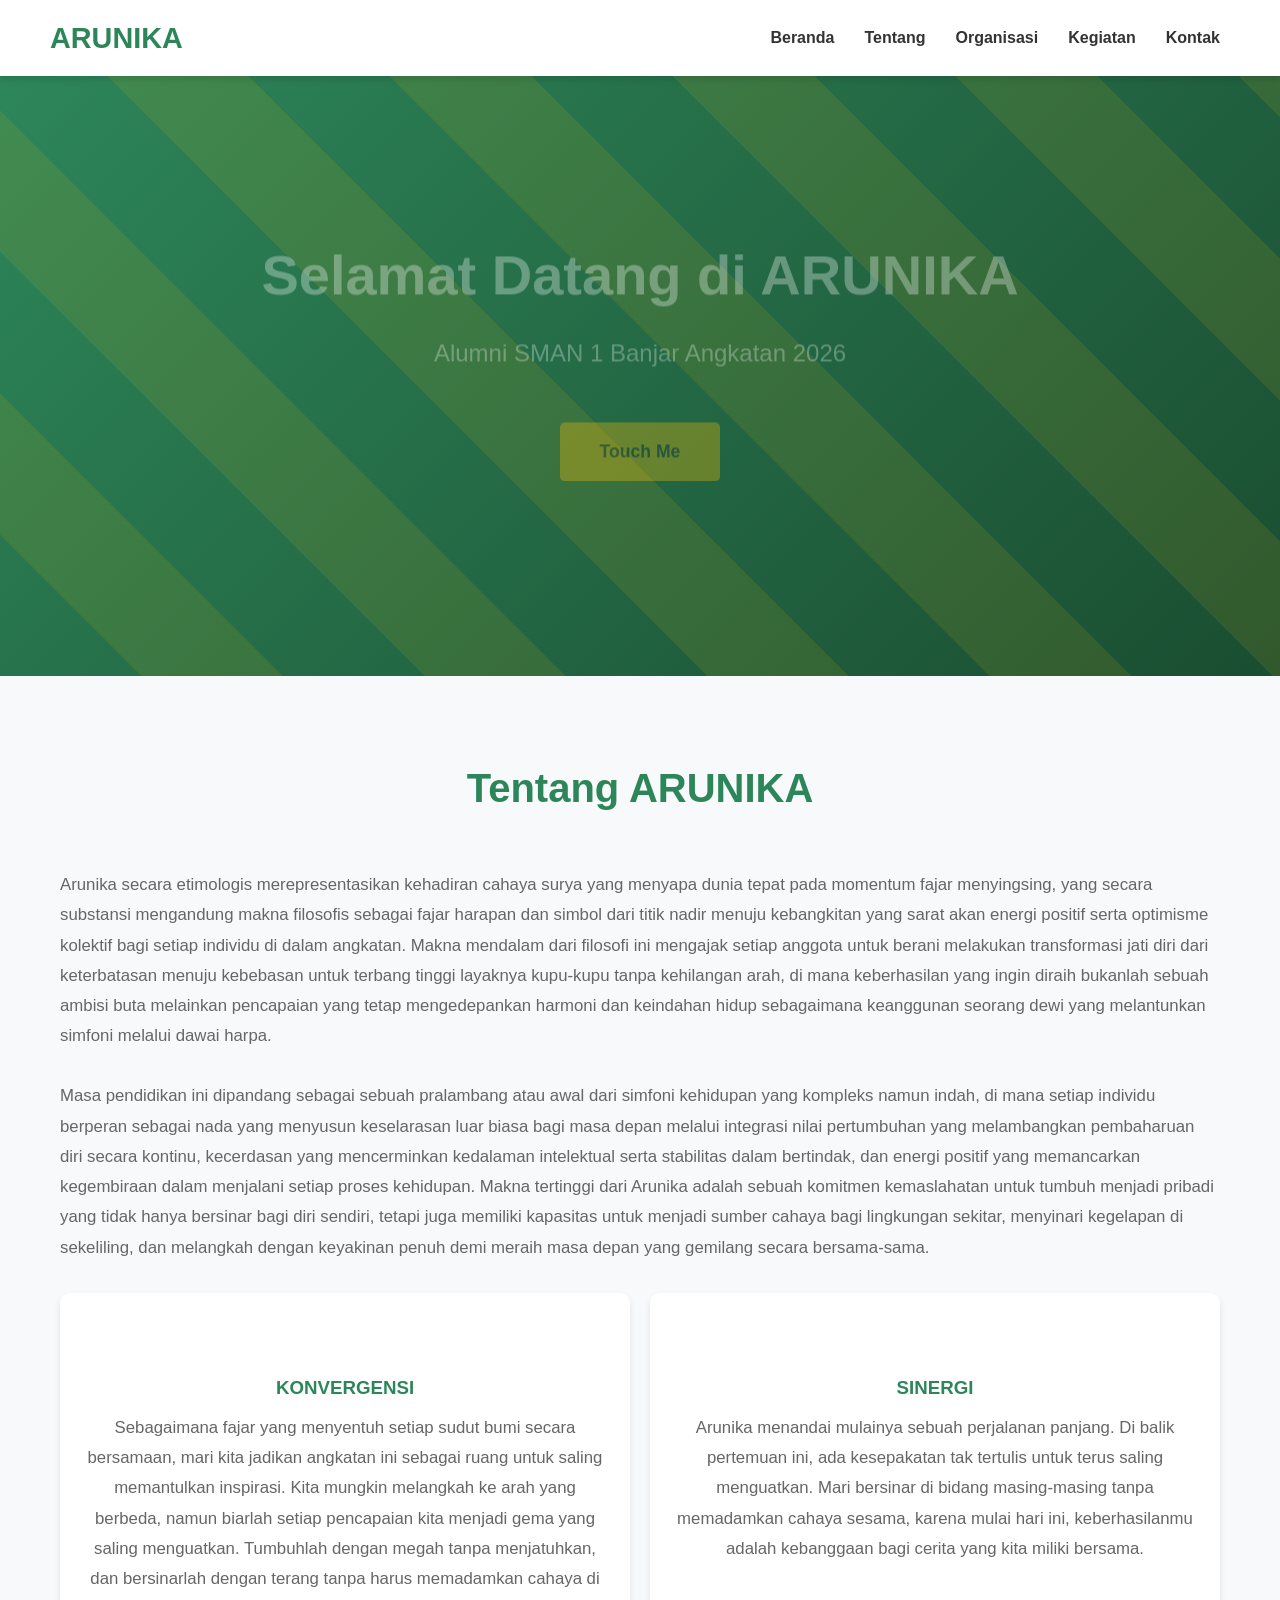
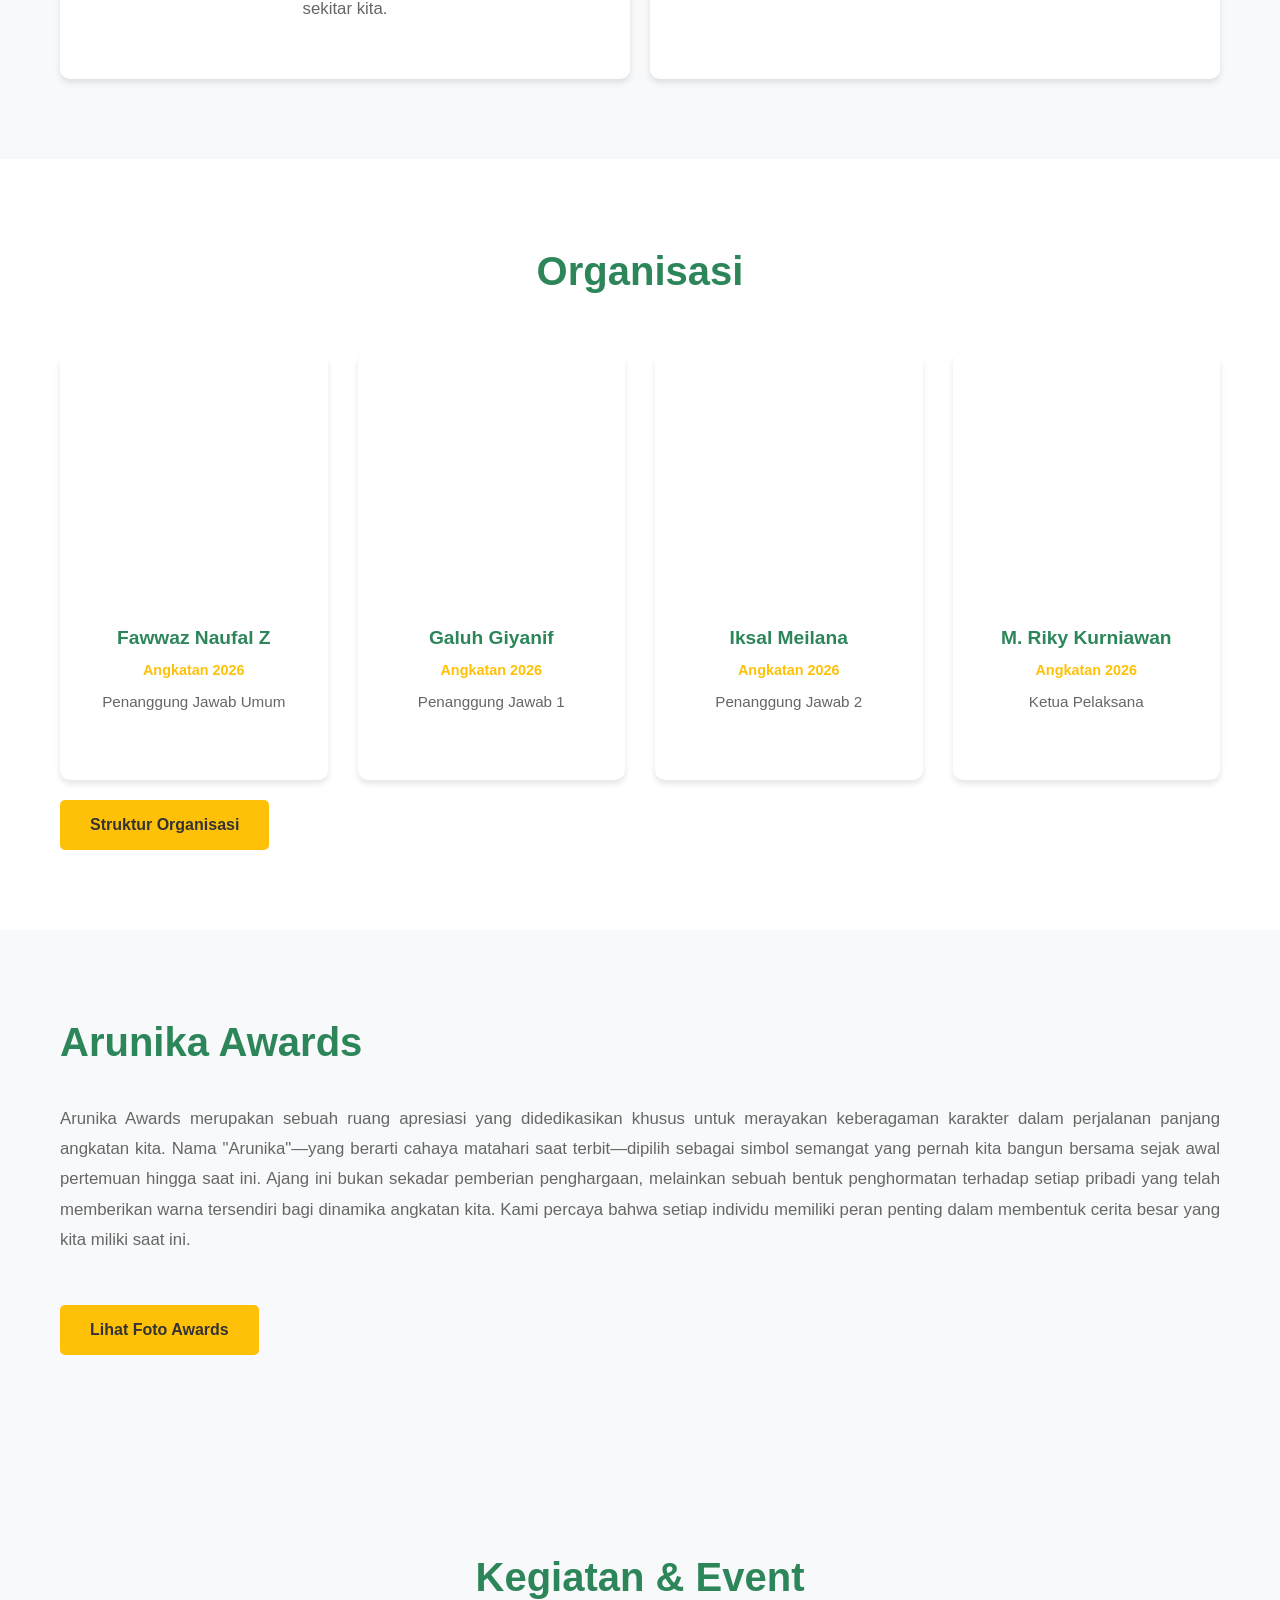
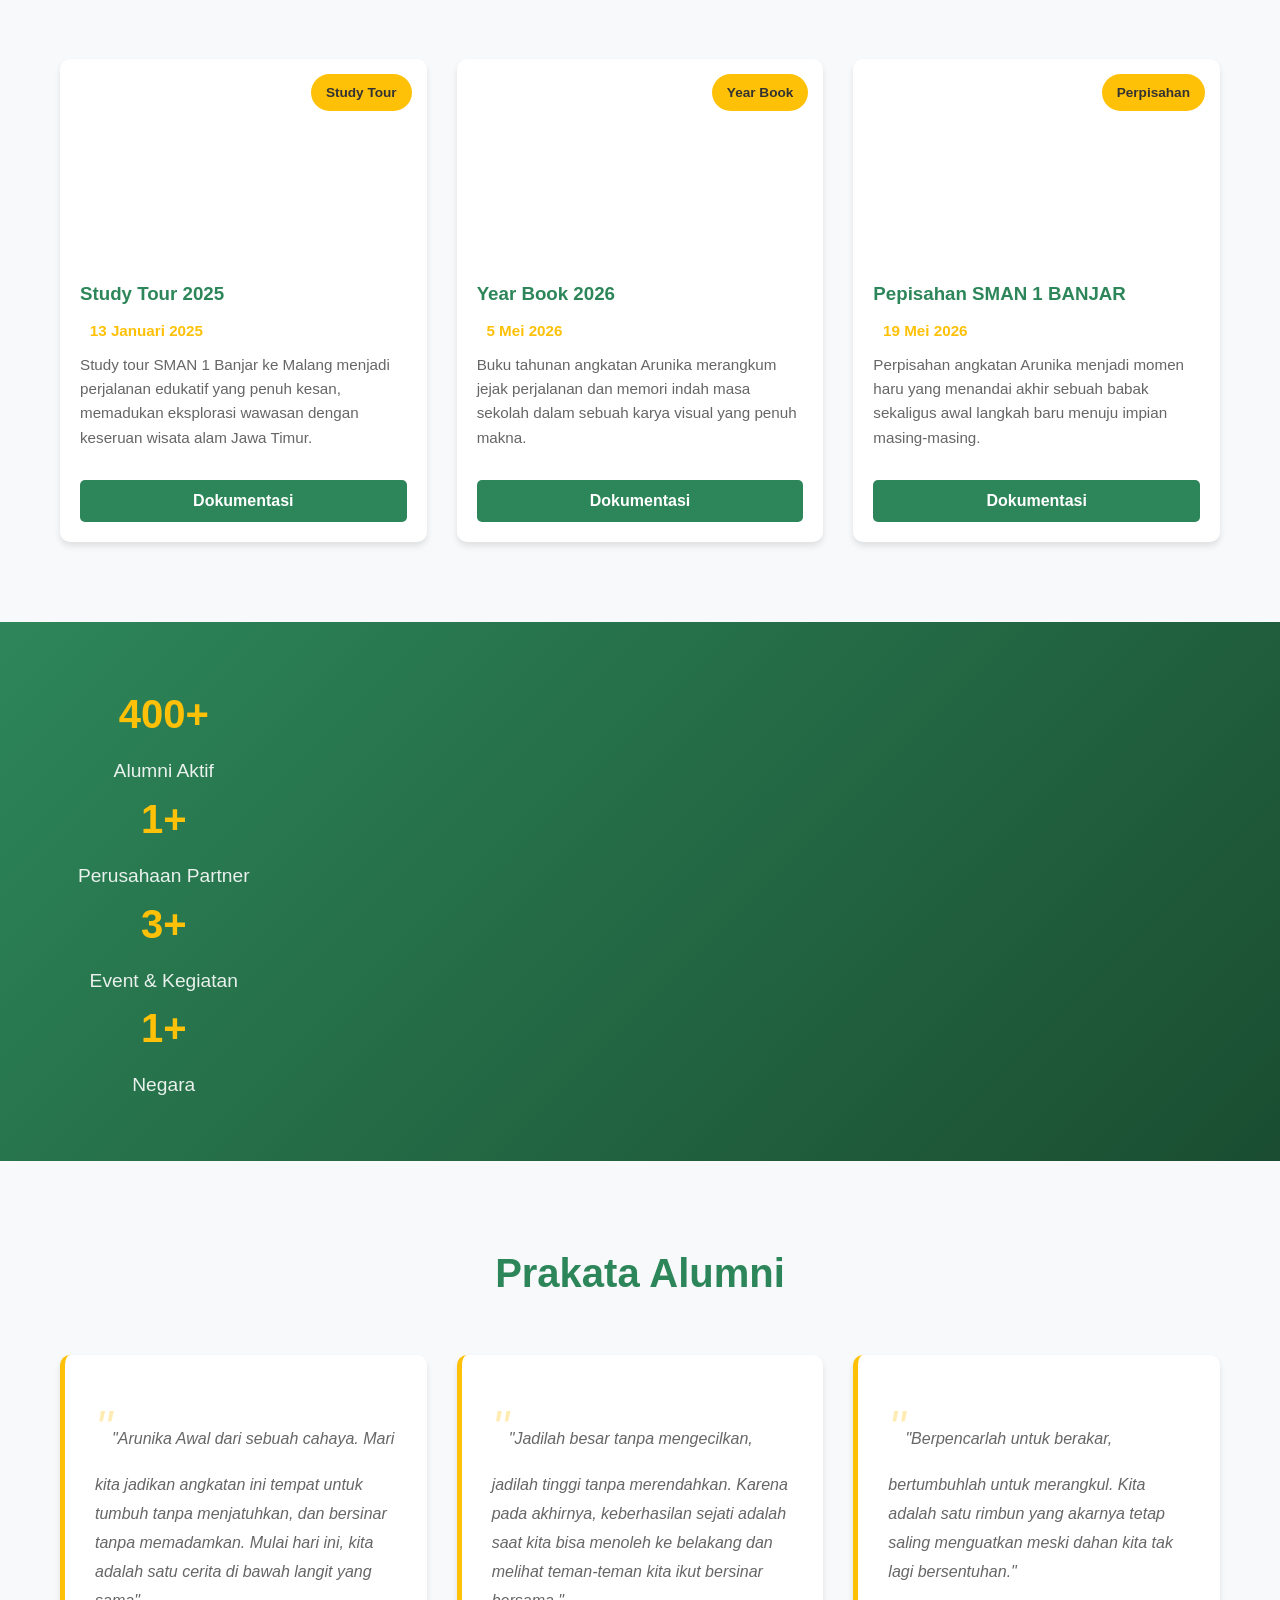
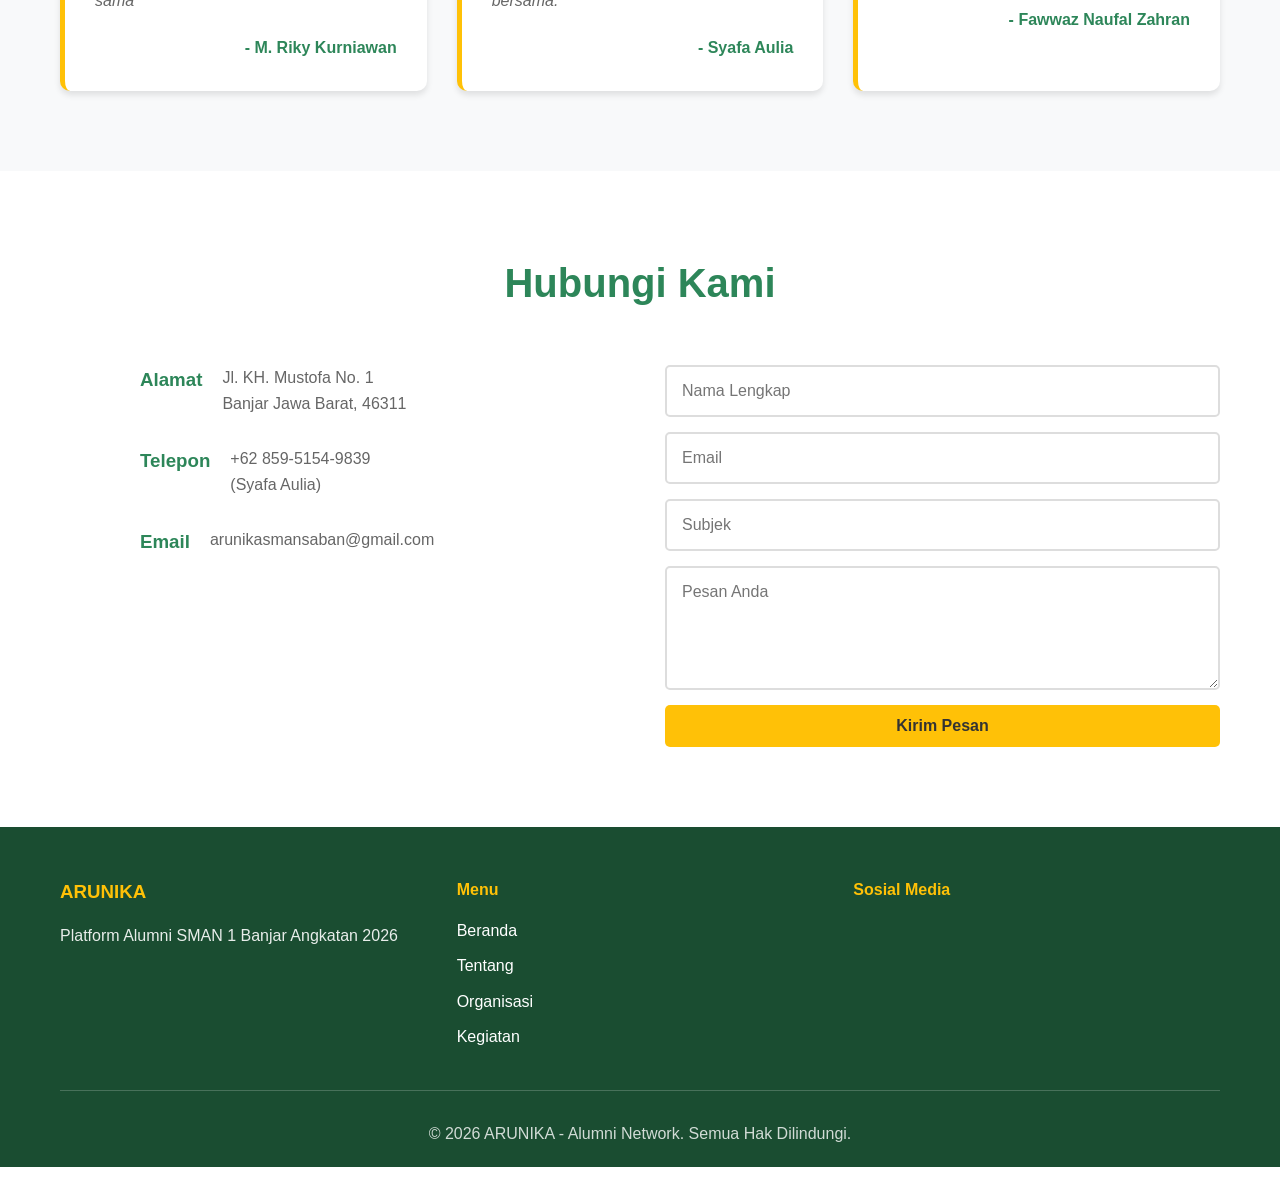
<file: index.html>
<!DOCTYPE html>
<html lang="id">
<head>
    <meta charset="UTF-8">
    <meta name="viewport" content="width=device-width, initial-scale=1.0">
    <title>ARUNIKA Home</title>
    <link rel="stylesheet" href="style.css">
    <link rel="stylesheet" href="https://cdnjs.cloudflare.com/ajax/libs/font-awesome/6.4.0/css/all.min.css">
</head>
<body>

    <nav class="navbar">
        <div class="container nav-container">
            <div class="logo">
                <img src="asset/img/assetlain/Logo.png">
                <span>ARUNIKA</span>
            </div>
            <div class="nav-toggle" id="navToggle">
                <span></span>
                <span></span>
                <span></span>
            </div>
            <ul class="nav-menu" id="navMenu">
                <li><a href="#home">Beranda</a></li>
                <li><a href="#tentang">Tentang</a></li>
                <li><a href="#alumni">Organisasi</a></li>
                <li><a href="#kegiatan">Kegiatan</a></li>
                <li><a href="#kontak">Kontak</a></li>
            </ul>
        </div>
    </nav>

<!--
<div id="iklanModal" class="modal-overlayB">
    <div class="modal-content">
    <span class="close-btnq" onclick="tutupIklan()">&times;</span>
    <h2>Halo sahabat Arunika!</h2>
    <p>Ini dia nih yang paling kalian tunggu-tunggu: video kontennya udah jadi! Yuk, langsung ditonton!</p>
    <a class="btn btn-primary" href="https://drive.google.com/drive/folders/12DT_zA0mgA_F__ke_1fahFfPYzX7ZJUG?usp=sharing" style="margin-top: 20px;">Lets Kuyy</a>
    </div>
</div>
-->
    <section class="hero" id="home">
        <div class="hero-content">
            <h1>Selamat Datang di ARUNIKA</h1>
            <p>Alumni SMAN 1 Banjar Angkatan 2026</p>
            <a href="arunika.html" class="btn btn-primary">Touch Me</a>
        </div>
        <div class="hero-overlay"></div>
    </section>

    <section class="about" id="tentang">
        <div class="container">
            <h2>Tentang ARUNIKA</h2>
            <div class="about-content">
                <div class="about-text">
                    <p>Arunika secara etimologis merepresentasikan kehadiran cahaya surya yang menyapa dunia tepat pada momentum fajar menyingsing, yang secara substansi mengandung makna filosofis sebagai fajar harapan dan simbol dari titik nadir menuju kebangkitan yang sarat akan energi positif serta optimisme kolektif bagi setiap individu di dalam angkatan. Makna mendalam dari filosofi ini mengajak setiap anggota untuk berani melakukan transformasi jati diri dari keterbatasan menuju kebebasan untuk terbang tinggi layaknya kupu-kupu tanpa kehilangan arah, di mana keberhasilan yang ingin diraih bukanlah sebuah ambisi buta melainkan pencapaian yang tetap mengedepankan harmoni dan keindahan hidup sebagaimana keanggunan seorang dewi yang melantunkan simfoni melalui dawai harpa.</p>
                    <p>Masa pendidikan ini dipandang sebagai sebuah pralambang atau awal dari simfoni kehidupan yang kompleks namun indah, di mana setiap individu berperan sebagai nada yang menyusun keselarasan luar biasa bagi masa depan melalui integrasi nilai pertumbuhan yang melambangkan pembaharuan diri secara kontinu, kecerdasan yang mencerminkan kedalaman intelektual serta stabilitas dalam bertindak, dan energi positif yang memancarkan kegembiraan dalam menjalani setiap proses kehidupan. Makna tertinggi dari Arunika adalah sebuah komitmen kemaslahatan untuk tumbuh menjadi pribadi yang tidak hanya bersinar bagi diri sendiri, tetapi juga memiliki kapasitas untuk menjadi sumber cahaya bagi lingkungan sekitar, menyinari kegelapan di sekeliling, dan melangkah dengan keyakinan penuh demi meraih masa depan yang gemilang secara bersama-sama.</p>
                    <div class="about-features">
                        <div class="feature-item">
                            <i class="fas fa-network-wired"></i>
                            <h3>KONVERGENSI</h3>
                            <p>Sebagaimana fajar yang menyentuh setiap sudut bumi secara bersamaan, mari kita jadikan angkatan ini sebagai ruang untuk saling memantulkan inspirasi. Kita mungkin melangkah ke arah yang berbeda, namun biarlah setiap pencapaian kita menjadi gema yang saling menguatkan. Tumbuhlah dengan megah tanpa menjatuhkan, dan bersinarlah dengan terang tanpa harus memadamkan cahaya di sekitar kita.</p>
                        </div>
                        <div class="feature-item">
                            <i class="fas fa-handshake"></i>
                            <h3>SINERGI</h3>
                            <p>Arunika menandai mulainya sebuah perjalanan panjang. Di balik pertemuan ini, ada kesepakatan tak tertulis untuk terus saling menguatkan. Mari bersinar di bidang masing-masing tanpa memadamkan cahaya sesama, karena mulai hari ini, keberhasilanmu adalah kebanggaan bagi cerita yang kita miliki bersama.</p>
                        </div>
                    </div>
                </div>
            </div>
        </div>
    </section>

    <section class="alumni" id="alumni">
        <div class="container">
            <h2>Organisasi</h2>
            <div class="alumni-grid">
                <div class="alumni-card">
                    <div class="alumni-image">
                        <img src="asset/img/pj/Fawwaz.jpeg" alt="Alumni">
                    </div>
                    <h3>Fawwaz Naufal Z</h3>
                    <p class="angkatan">Angkatan 2026</p>
                    <p class="profesi">Penanggung Jawab Umum</p>
                    <div class="social-links">
                        <a href="#"><i class="fab fa-linkedin"></i></a>
                        <a href="#"><i class="fab fa-twitter"></i></a>
                        <a href="https://www.instagram.com/fawwaznz_?utm_source=qr&igsh=MXF0N2czbndkc2Uzbw=="><i class="fab fa-instagram"></i></a>
                    </div>
                </div>

                <div class="alumni-card">
                    <div class="alumni-image">
                        <img src="asset/img/pj/Galuh.jpeg" alt="Alumni">
                    </div>
                    <h3>Galuh Giyanif</h3>
                    <p class="angkatan">Angkatan 2026</p>
                    <p class="profesi">Penanggung Jawab 1</p>
                    <div class="social-links">
                        <a href="#"><i class="fab fa-linkedin"></i></a>
                        <a href="#"><i class="fab fa-twitter"></i></a>
                        <a href="https://www.instagram.com/galuh.giyanif?igsh=NmRpNzF3bDdjd2ht"><i class="fab fa-instagram"></i></a>
                    </div>
                </div>

                <div class="alumni-card">
                    <div class="alumni-image">
                        <img src="asset/img/pj/iksal.png" alt="Foto iksal">
                    </div>
                    <h3>Iksal Meilana</h3>
                    <p class="angkatan">Angkatan 2026</p>
                    <p class="profesi">Penanggung Jawab 2</p>
                    <div class="social-links">
                        <a href="#"><i class="fab fa-linkedin"></i></a>
                        <a href="#"><i class="fab fa-twitter"></i></a>
                        <a href="https://www.instagram.com/muhammadrikykurniawan?igsh=eXplc3c2NndzY3o5"><i class="fab fa-instagram"></i></a>
                    </div>
                </div>

                <div class="alumni-card">
                    <div class="alumni-image">
                        <img src="asset/img/pj/Riky.jpeg" alt="Alumni">
                    </div>
                    <h3>M. Riky Kurniawan</h3>
                    <p class="angkatan">Angkatan 2026</p>
                    <p class="profesi">Ketua Pelaksana</p>
                    <div class="social-links">
                        <a href="#"><i class="fab fa-linkedin"></i></a>
                        <a href="#"><i class="fab fa-twitter"></i></a>
                        <a href="https://www.instagram.com/muhammadrikykurniawan?igsh=eXplc3c2NndzY3o5"><i class="fab fa-instagram"></i></a>
                    </div>
                </div>
            </div>
            <a class="btn btn-primary" href="struktur-organisasi.html" style="margin-top: 20px;">Struktur Organisasi</a>
        </div>
    </section>

    <section class="awards" id="awards">
        <div class="container">
            <div class="awards-header">
                <h2>Arunika Awards</h2>
                <div class="about-text">
                    <p>Arunika Awards merupakan sebuah ruang apresiasi yang didedikasikan khusus untuk merayakan keberagaman karakter dalam perjalanan panjang angkatan kita. Nama "Arunika"—yang berarti cahaya matahari saat terbit—dipilih sebagai simbol semangat yang pernah kita bangun bersama sejak awal pertemuan hingga saat ini.
                        Ajang ini bukan sekadar pemberian penghargaan, melainkan sebuah bentuk penghormatan terhadap setiap pribadi yang telah memberikan warna tersendiri bagi dinamika angkatan kita. Kami percaya bahwa setiap individu memiliki peran penting dalam membentuk cerita besar yang kita miliki saat ini.</p>
                </div>
                <a class="btn btn-primary" href="award-photos.html">Lihat Foto Awards</a>
            </div>
        </div>
    </section>

<div id="modalOverlay" class="modal-overlay">
    <div class="modal-card">
    <h2 id="modalTitle">Judul</h2>
        <div class="choice-container">
        <a href="#" id="linkA" class="choice-link" target="_blank"><strong id="nameA">Link 1</strong></a>
        <a href="#" id="linkB" class="choice-link" target="_blank"><strong id="nameB">Link 2</strong></a>
        <a href="#" id="linkC" class="choice-link" target="_blank"><strong id="nameC">Link 3</strong></a>
        </div>
    <button id="closeModal" class="btn-close">Batal</button>
    </div>
</div>

    <section class="kegiatan" id="kegiatan">
        <div class="container">
            <h2>Kegiatan & Event</h2>
            <div class="kegiatan-grid">
                <div class="kegiatan-card">
                    <div class="kegiatan-image">
                        <img src="asset/img/assetlain/Gunungbatok.jpg" alt="Study tour">
                        <span class="badge">Study Tour</span>
                    </div>
                    <h3>Study Tour 2025</h3>
                    <p class="date"><i class="far fa-calendar"></i> 13 Januari 2025</p>
                    <p class="description">Study tour SMAN 1 Banjar ke Malang menjadi perjalanan edukatif yang penuh kesan, memadukan eksplorasi wawasan dengan keseruan wisata alam Jawa Timur.</p>
                    <button class="btn btn-secondary openModalBtn" 
                    data-judul="Study Tour" 
                    data-l1-nama="Drive1" data-l1-url="https://drive.google.com/drive/folders/1xDs7j75KOLFOgzuY5FtWxWtH6NTs8VlF"
                    data-l2-nama="Drive2" data-l2-url="https://drive.google.com/drive/folders/1MjcM3lZDGYT3Mxei2ZngtxiGy7XLJI39?usp=drive_link">
                    Dokumentasi
                    </button>
                </div>

                <div class="kegiatan-card">
                    <div class="kegiatan-image">
                        <img src="asset/img/assetlain/angkatan.jpg" alt="Reunion">
                        <span class="badge">Year Book</span>
                    </div>
                    <h3>Year Book 2026</h3>
                    <p class="date"><i class="far fa-calendar"></i> 5 Mei 2026</p>
                    <p class="description">Buku tahunan angkatan Arunika merangkum jejak perjalanan dan memori indah masa sekolah dalam sebuah karya visual yang penuh makna.</p>
                    <button class="btn btn-secondary openModalBtn" 
                    data-judul="Year Book" 
                    data-l1-nama="Drive1" data-l1-url="https://drive.google.com/drive/folders/1AZDQuCHcCdqoMQ4aglD4JIDQUBQRD8_8?usp=sharing"
                    data-l2-nama="Drive2" data-l2-url="https://drive.google.com/drive/folders/1PFJdhc3RIsqRae2qe_eU7KOHpqm9bgv_?usp=sharing"
                    data-l3-nama="Drive3" data-l3-url="https://drive.google.com/drive/folders/1KYyNWy1S6mF-ryMu9QkAxhHJqAZheQTc?usp=sharing">
                    Dokumentasi
                    </button>
                </div>

                <div class="kegiatan-card">
                    <div class="kegiatan-image">
                        <img src="asset/img/assetlain/perpisahan.jpg" alt="Coming Soon">
                        <span class="badge">Perpisahan</span>
                    </div>
                    <h3>Pepisahan SMAN 1 BANJAR</h3>
                    <p class="date"><i class="far fa-calendar"></i> 19 Mei 2026</p>
                    <p class="description">Perpisahan angkatan Arunika menjadi momen haru yang menandai akhir sebuah babak sekaligus awal langkah baru menuju impian masing-masing.</p>
                    <button class="btn btn-secondary openModalBtn" 
                    data-judul="Perpisahan" 
                    data-l1-nama="Drive1" data-l1-url="https://drive.google.com/drive/folders/1z0n15d1Dvron48uJYUn5xZgMN-kmUpvB?usp=sharing">
                    Dokumentasi
                    </button>
                </div>
            </div>
        </div>
    </section>

    <section class="statistik">
        <div class="container">
            <div class="stat-item">
                <h3>400+</h3>
                <p>Alumni Aktif</p>
            </div>
            <div class="stat-item">
                <h3>1+</h3>
                <p>Perusahaan Partner</p>
            </div>
            <div class="stat-item">
                <h3>3+</h3>
                <p>Event & Kegiatan</p>
            </div>
            <div class="stat-item">
                <h3>1+</h3>
                <p>Negara</p>
            </div>
        </div>
    </section>

    <section class="testimoni">
        <div class="container">
            <h2>Prakata Alumni</h2>
            <div class="testimoni-grid">
                <div class="testimoni-card">
                    <p class="quote">"Arunika Awal dari sebuah cahaya. Mari kita jadikan angkatan ini tempat untuk tumbuh tanpa menjatuhkan, dan bersinar tanpa memadamkan. Mulai hari ini, kita adalah satu cerita di bawah langit yang sama"</p>
                    <p class="nama">- M. Riky Kurniawan</p>
                </div>

                <div class="testimoni-card">
                    <p class="quote">"Jadilah besar tanpa mengecilkan, jadilah tinggi tanpa merendahkan. Karena pada akhirnya, keberhasilan sejati adalah saat kita bisa menoleh ke belakang dan melihat teman-teman kita ikut bersinar bersama."</p>
                    <p class="nama">- Syafa Aulia</p>
                </div>

                <div class="testimoni-card">
                    <p class="quote">"Berpencarlah untuk berakar, bertumbuhlah untuk merangkul. Kita adalah satu rimbun yang akarnya tetap saling menguatkan meski dahan kita tak lagi bersentuhan."</p>
                    <p class="nama">- Fawwaz Naufal Zahran</p>
                </div>
            </div>
        </div>
    </section>

    <section class="kontak" id="kontak">
        <div class="container">
            <h2>Hubungi Kami</h2>
            <div class="kontak-content">
                <div class="kontak-info">
                    <div class="info-item">
                        <i class="fas fa-map-marker-alt"></i>
                        <h3>Alamat</h3>
                        <p>Jl. KH. Mustofa No. 1<br>Banjar Jawa Barat, 46311</p>
                    </div>
                    <div class="info-item">
                        <i class="fas fa-phone"></i>
                        <h3>Telepon</h3>
                        <p>+62 859-5154-9839 <br>(Syafa Aulia)</p>
                    </div>
                    <div class="info-item">
                        <i class="fas fa-envelope"></i>
                        <h3>Email</h3>
                        <p>arunikasmansaban@gmail.com</p>
                    </div>
                </div>

                <form class="kontak-form">
                    <input type="text" placeholder="Nama Lengkap" required>
                    <input type="email" placeholder="Email" required>
                    <input type="text" placeholder="Subjek">
                    <textarea placeholder="Pesan Anda" rows="5" required></textarea>
                    <button type="submit" class="btn btn-primary">Kirim Pesan</button>
                </form>
            </div>
        </div>
    </section>

    <footer class="footer">
        <div class="container">
            <div class="footer-content">
                <div class="footer-section">
                    <h3>ARUNIKA</h3>
                    <p>Platform Alumni SMAN 1 Banjar Angkatan 2026</p>
                </div>
                <div class="footer-section">
                    <h4>Menu</h4>
                    <ul>
                        <li><a href="#home">Beranda</a></li>
                        <li><a href="#tentang">Tentang</a></li>
                        <li><a href="#alumni">Organisasi</a></li>
                        <li><a href="#kegiatan">Kegiatan</a></li>
                    </ul>
                </div>
                <div class="footer-section">
                    <h4>Sosial Media</h4>
                    <div class="social-media">
                        <a href="https://www.tiktok.com/@arunika_2026?_r=1&_t=ZS-96F28UqX8Qn"><i class="fab fa-tiktok"></i></a>
                        <a href="https://www.instagram.com/arunika_2026?igsh=MW16NHo2dnh5Z3Jycw=="><i class="fab fa-instagram"></i></a>
                    </div>
                </div>
            </div>
            <hr>
            <p class="footer-bottom">© 2026 ARUNIKA - Alumni Network. Semua Hak Dilindungi.</p>
        </div>
    </footer>
    
    <script src="script.js"></script>
</body>
</html>
</file>
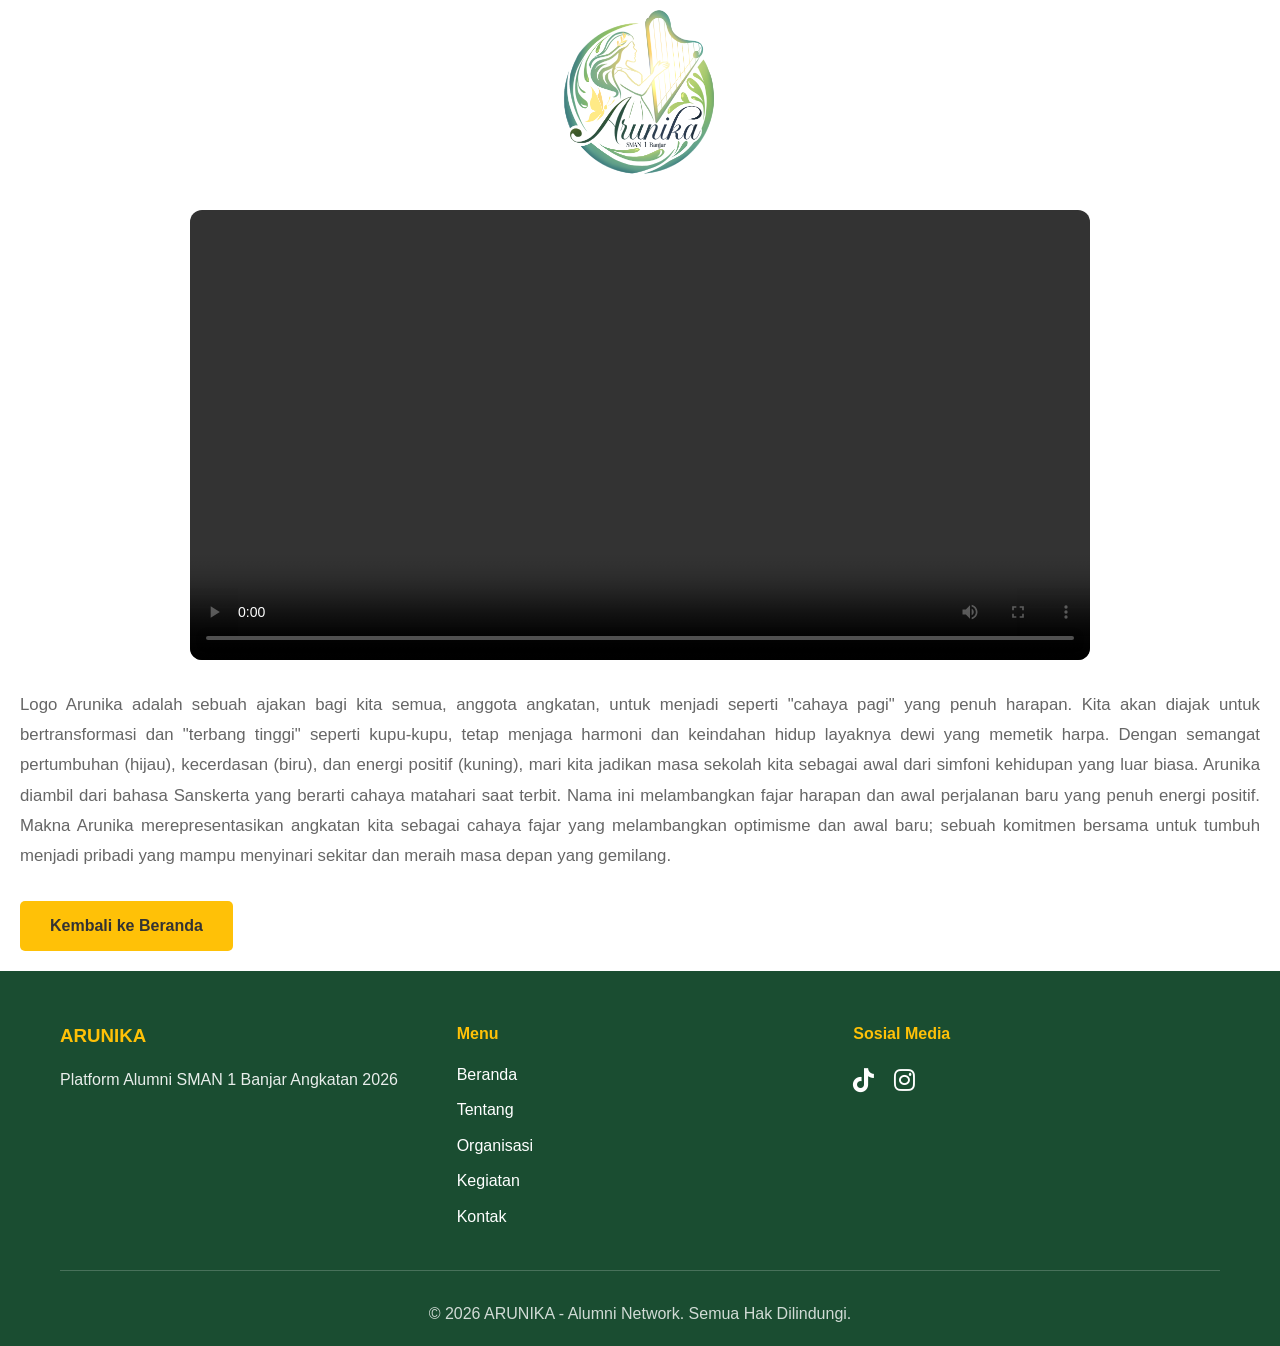
<file: arunika.html>
<!DOCTYPE html>
<html lang="id">
<head>
    <meta charset="UTF-8">
    <meta name="viewport" content="width=device-width, initial-scale=1.0">
    <title>ARUNIKA Filosofi</title>
    <link rel="stylesheet" href="style.css">
    <link rel="stylesheet" href="https://cdnjs.cloudflare.com/ajax/libs/font-awesome/6.4.0/css/all.min.css">
</head>
<body>

    <div class="containervid">
        <img src="asset/img/assetlain/Logo.png" alt="Alumni">
        <div style="padding: 10px;">
        <div class="video-container">
            <video controls>
            <source src="asset/vid/Arunikavid.mp4" type="video/mp4">
            </video>
        </div>
        </div>
        <div style="padding: 20px;">
        <p>Logo Arunika adalah sebuah ajakan bagi kita semua, anggota angkatan, untuk menjadi seperti "cahaya pagi" yang penuh harapan. 
        Kita akan diajak untuk bertransformasi dan "terbang tinggi" seperti kupu-kupu, tetap menjaga harmoni dan keindahan hidup layaknya dewi yang memetik harpa. Dengan semangat pertumbuhan (hijau), kecerdasan (biru), dan energi positif (kuning), mari kita jadikan masa sekolah kita sebagai awal dari simfoni kehidupan yang luar biasa.
        Arunika diambil dari bahasa Sanskerta yang berarti cahaya matahari saat terbit. Nama ini melambangkan fajar harapan dan awal perjalanan baru yang penuh energi positif.
        Makna Arunika merepresentasikan angkatan kita sebagai cahaya fajar yang melambangkan optimisme dan awal baru; sebuah komitmen bersama untuk tumbuh menjadi pribadi yang mampu menyinari sekitar dan meraih masa depan yang gemilang.</p>
        <a class="btn btn-primary" href="index.html" style="gap: 10px;">Kembali ke Beranda</a>
        </div>
    </div>

    <!-- Footer -->
    <footer class="footer">
        <div class="container">
            <div class="footer-content">
                <div class="footer-section">
                    <h3>ARUNIKA</h3>
                    <p>Platform Alumni SMAN 1 Banjar Angkatan 2026</p>
                </div>
                <div class="footer-section">
                    <h4>Menu</h4>
                    <ul>
                    <li><a href="index.html">Beranda</a></li>
                    <li><a href="index.html#tentang">Tentang</a></li>
                    <li><a href="index.html#alumni">Organisasi</a></li>
                    <li><a href="index.html#kegiatan">Kegiatan</a></li>
                    <li><a href="index.html#kontak">Kontak</a></li>
                    </ul>
                </div>
                <div class="footer-section">
                    <h4>Sosial Media</h4>
                    <div class="social-media">
                        <a href="https://www.tiktok.com/@arunika_2026?_r=1&_t=ZS-96F28UqX8Qn"><i class="fab fa-tiktok"></i></a>
                        <a href="https://www.instagram.com/arunika_2026?igsh=MW16NHo2dnh5Z3Jycw=="><i class="fab fa-instagram"></i></a>
                    </div>
                </div>
            </div>
            <hr>
            <p class="footer-bottom">© 2026 ARUNIKA - Alumni Network. Semua Hak Dilindungi.</p>
        </div>
    </footer>

    <script src="script.js"></script>
</body>
</html>
</file>
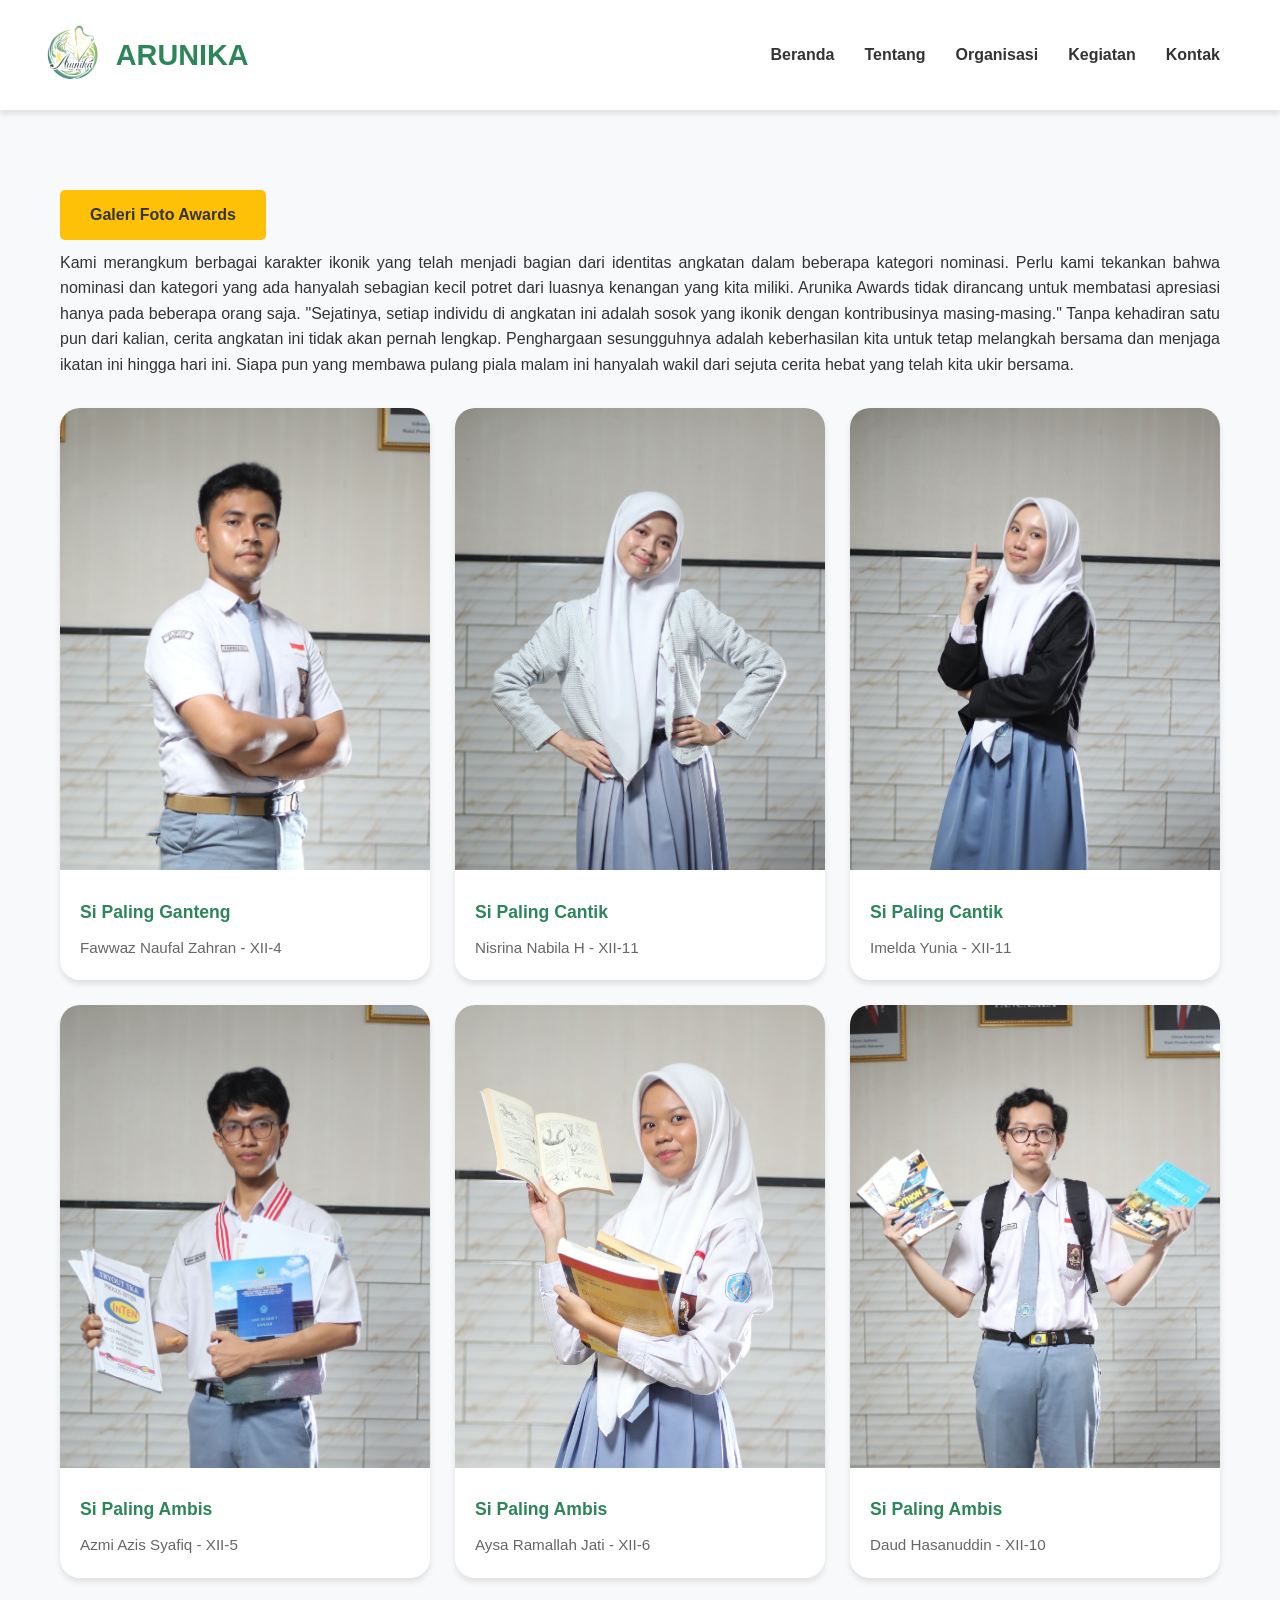
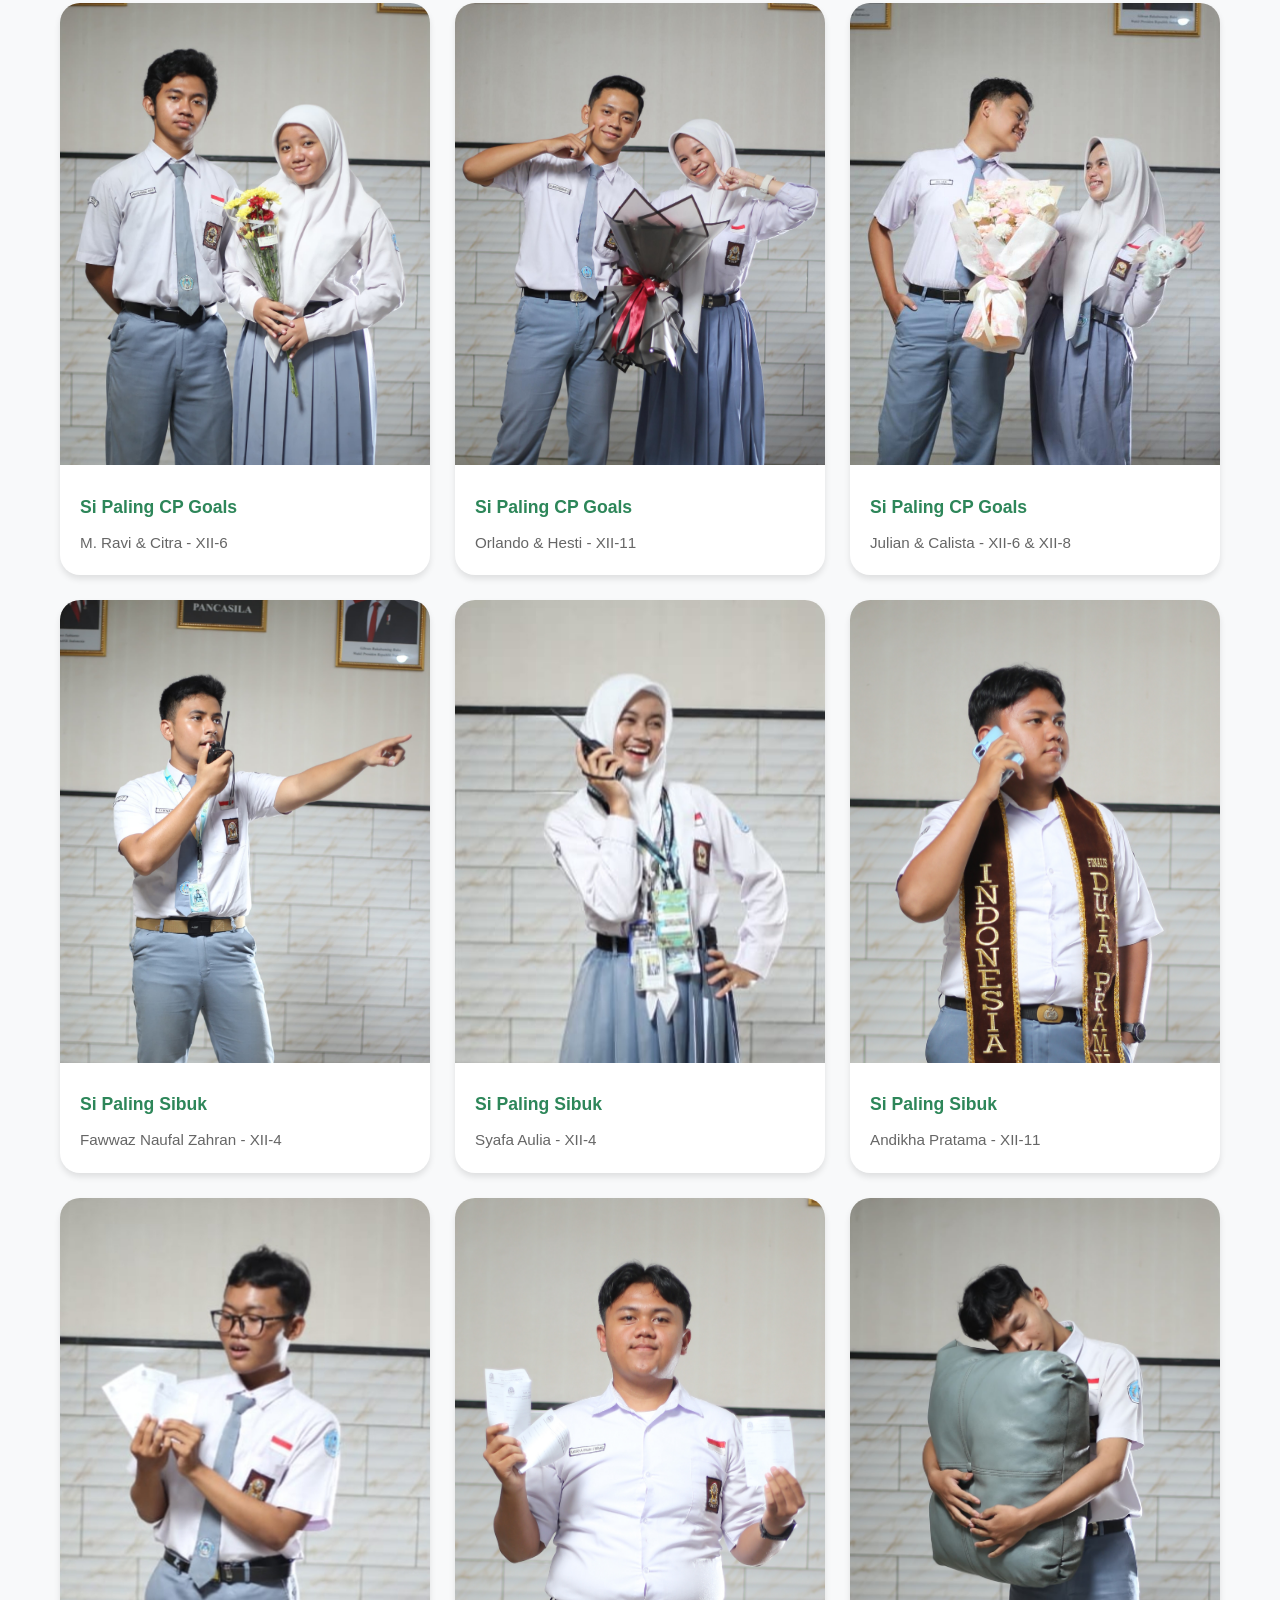
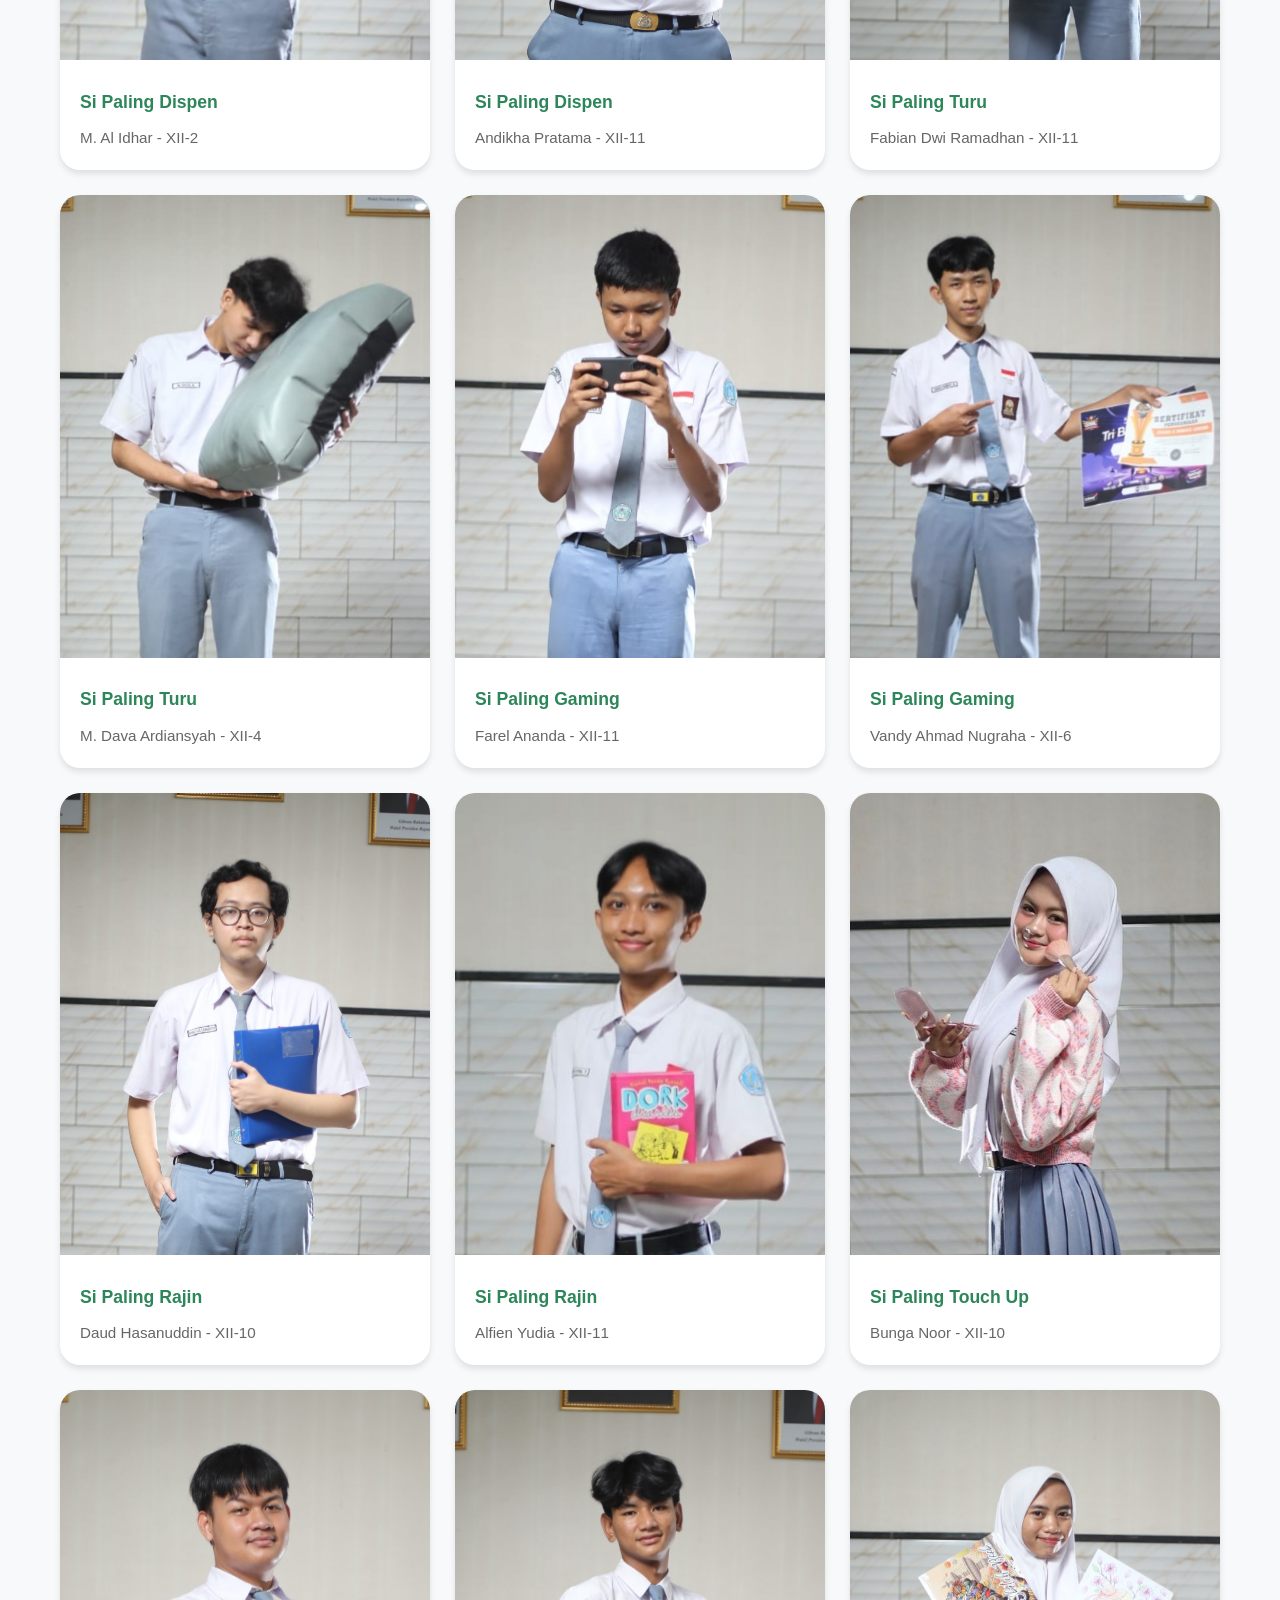
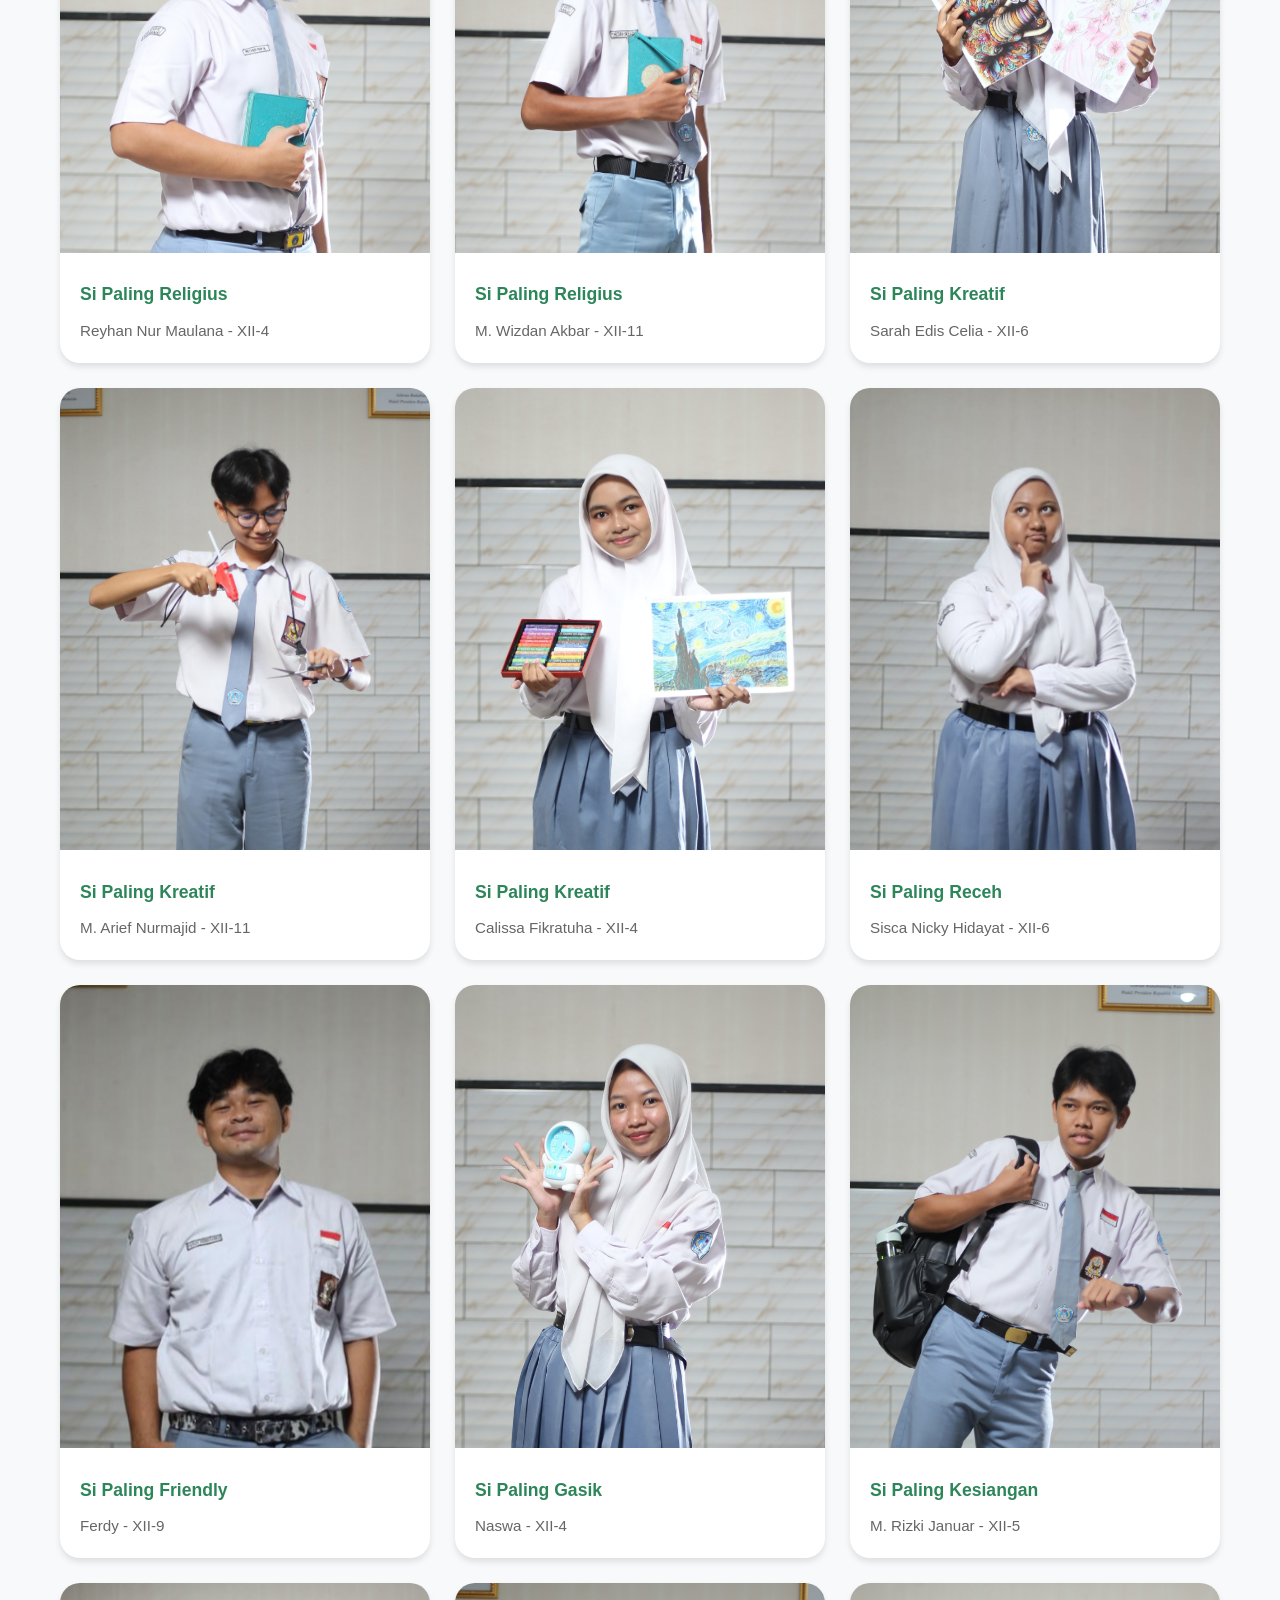
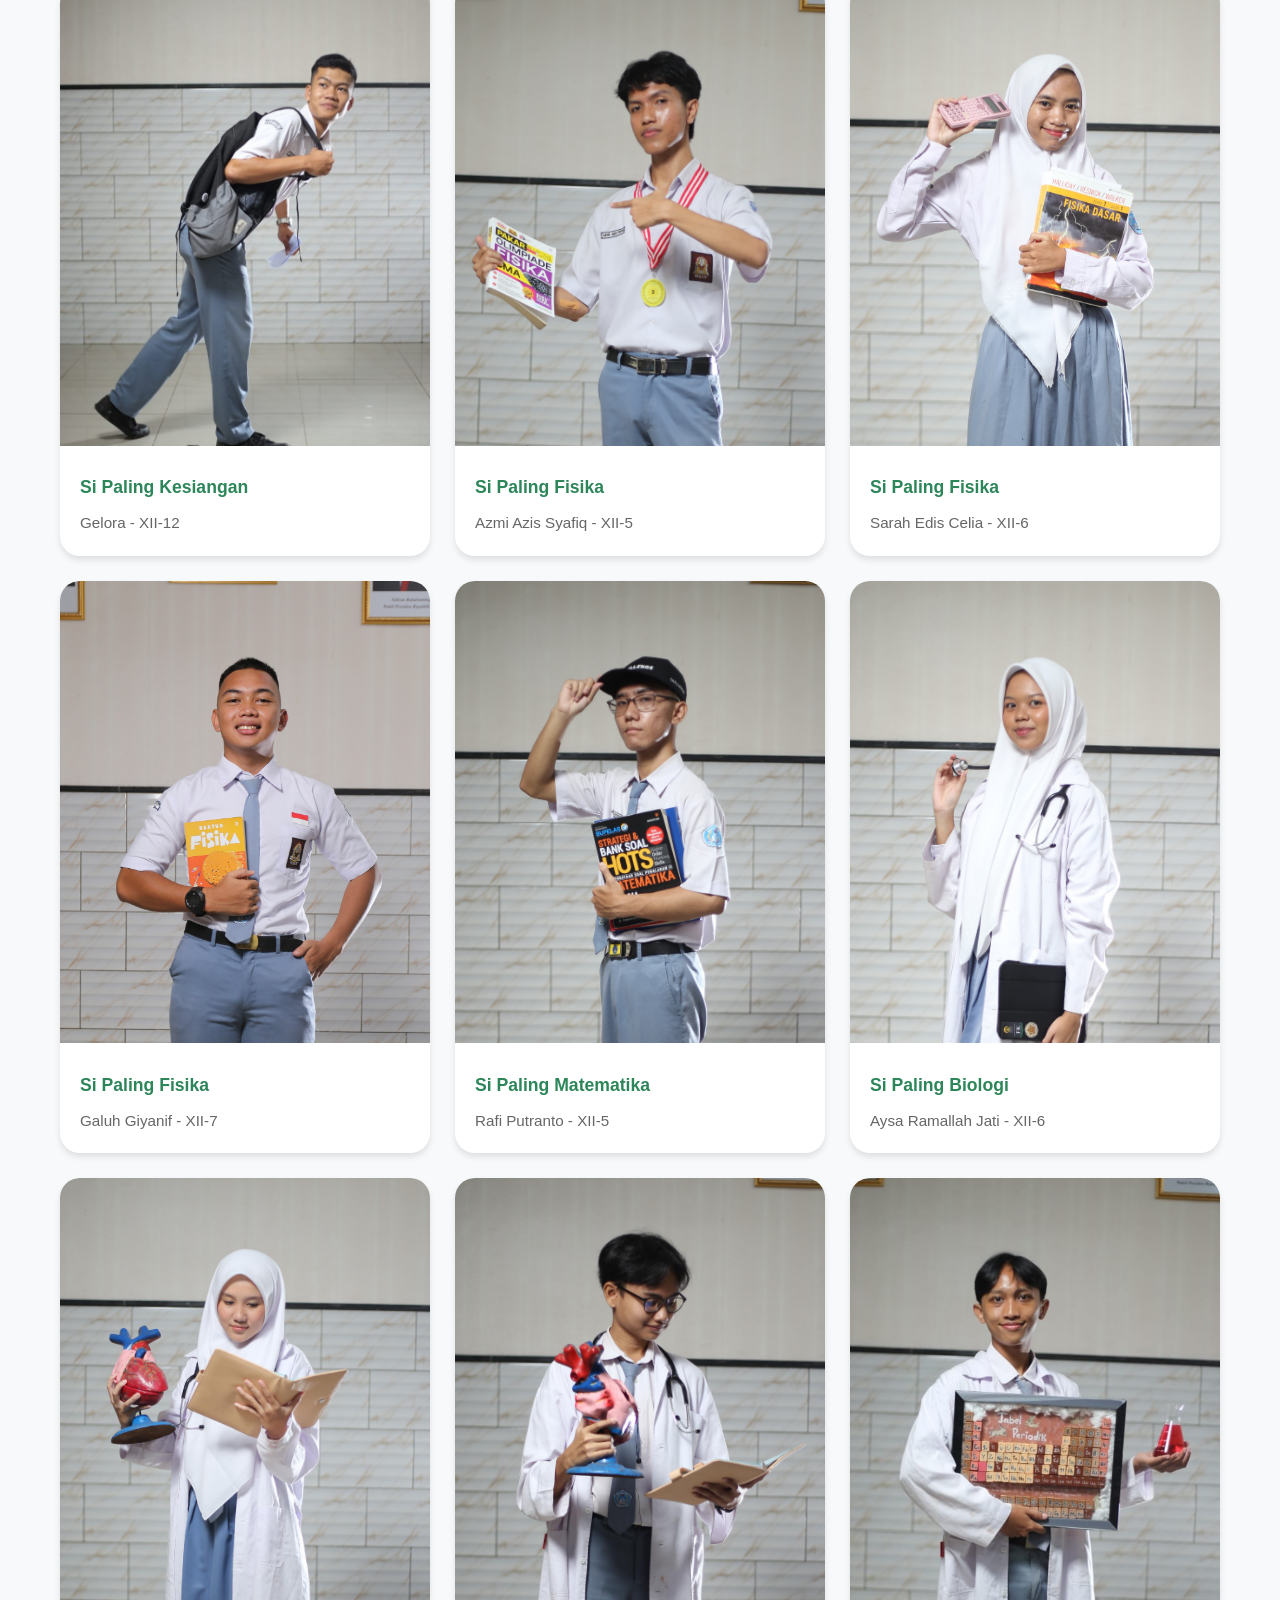
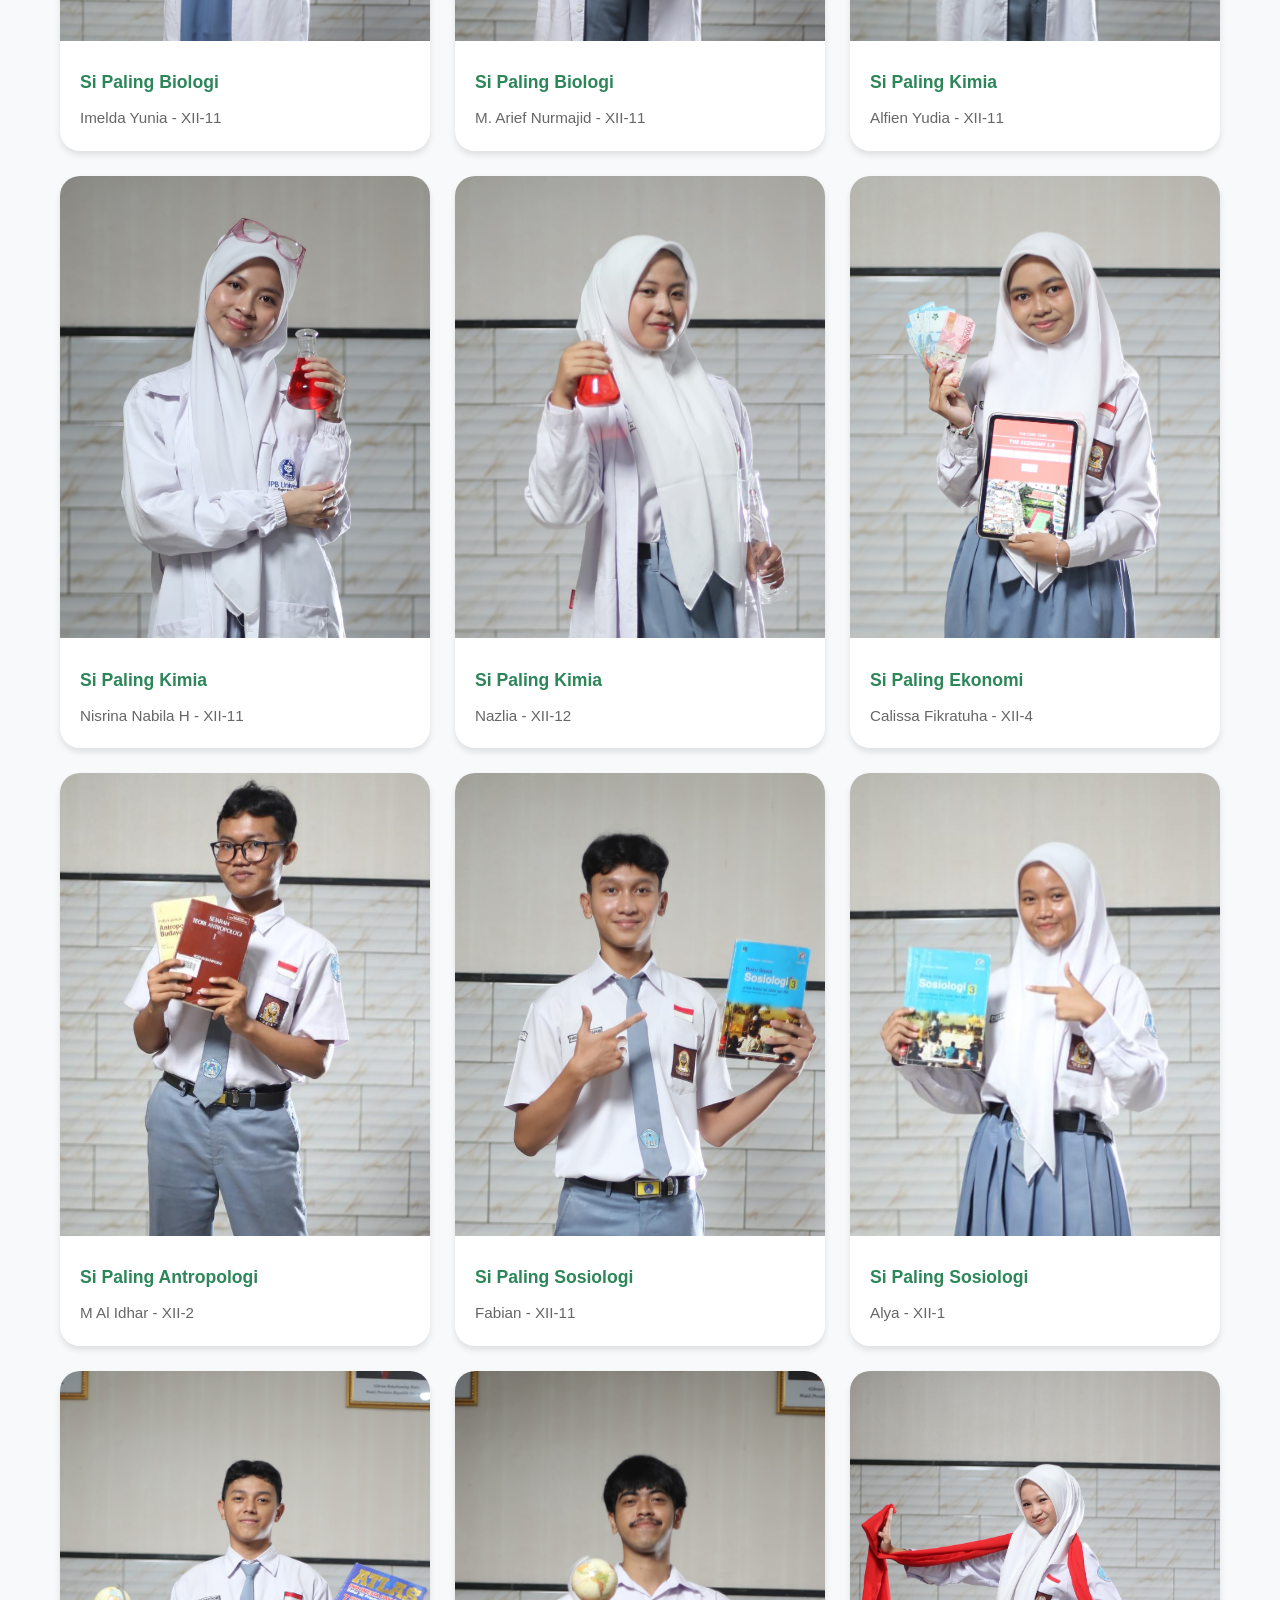
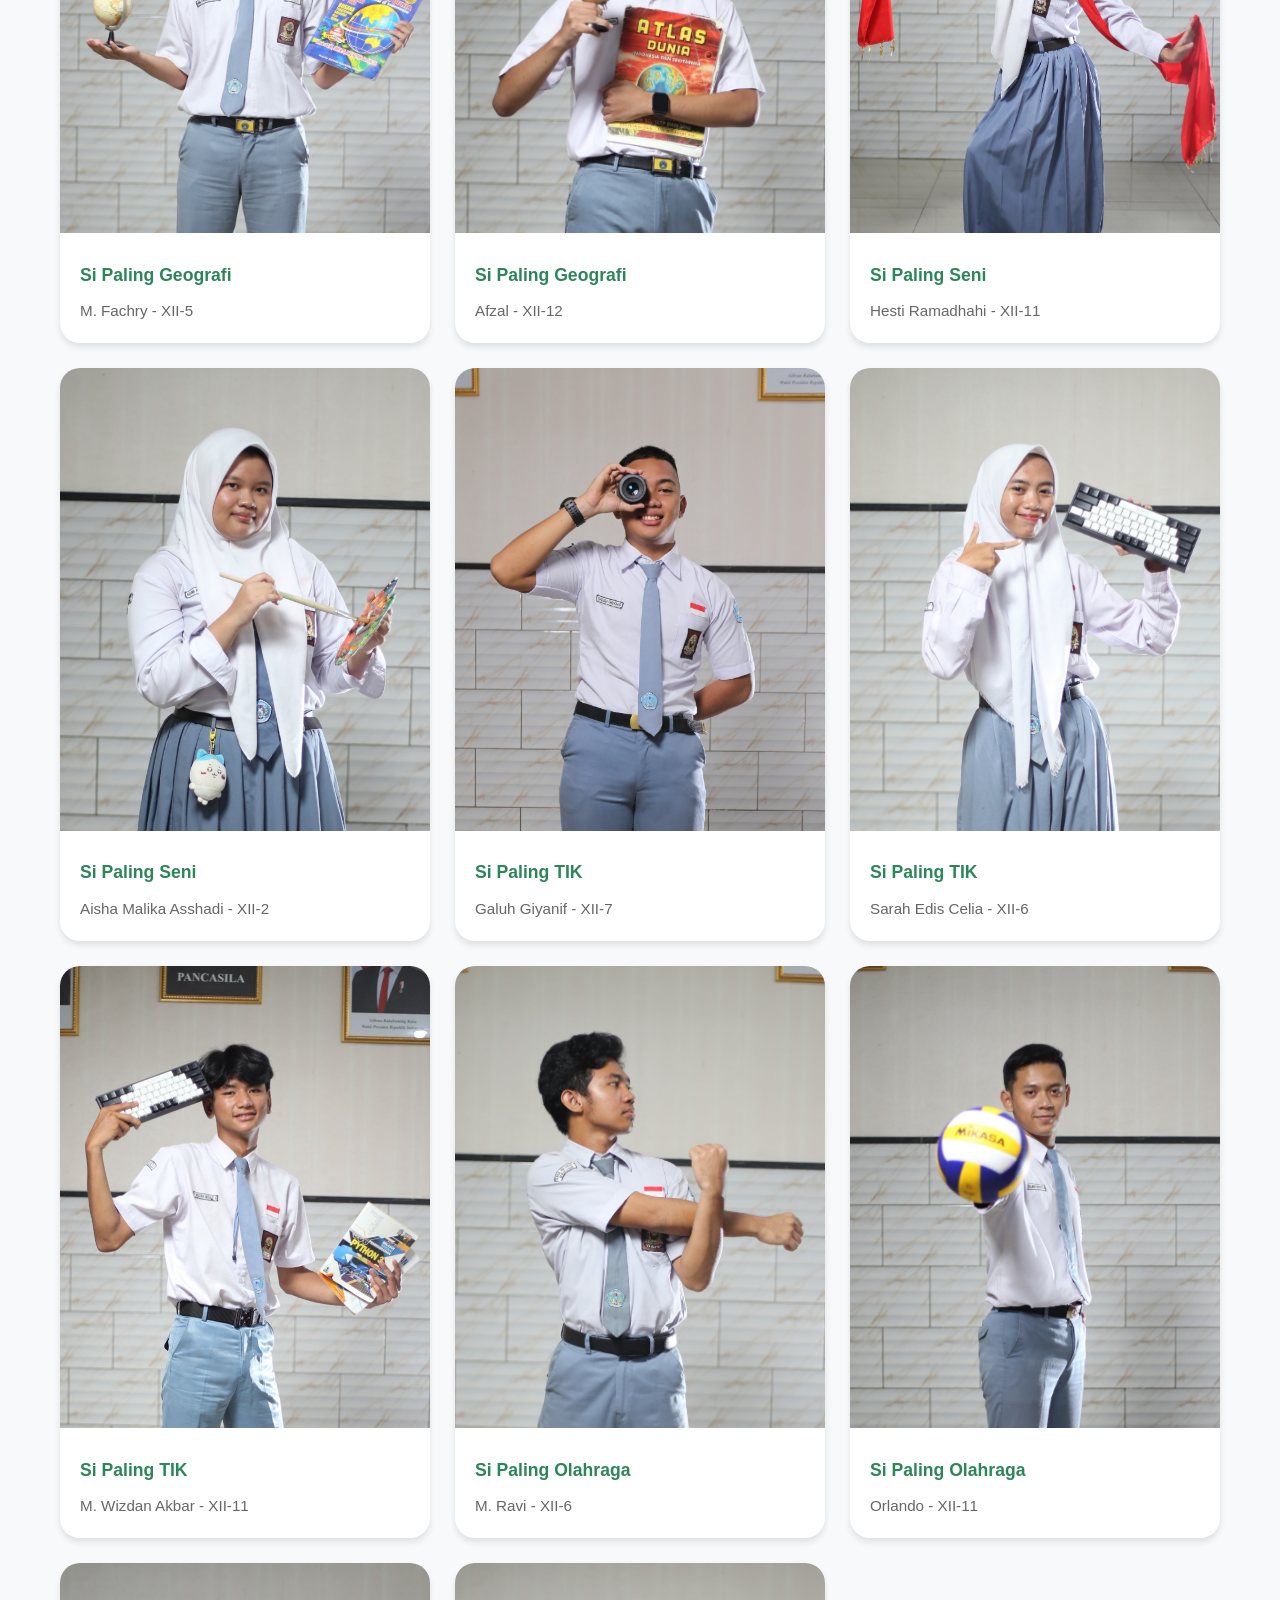
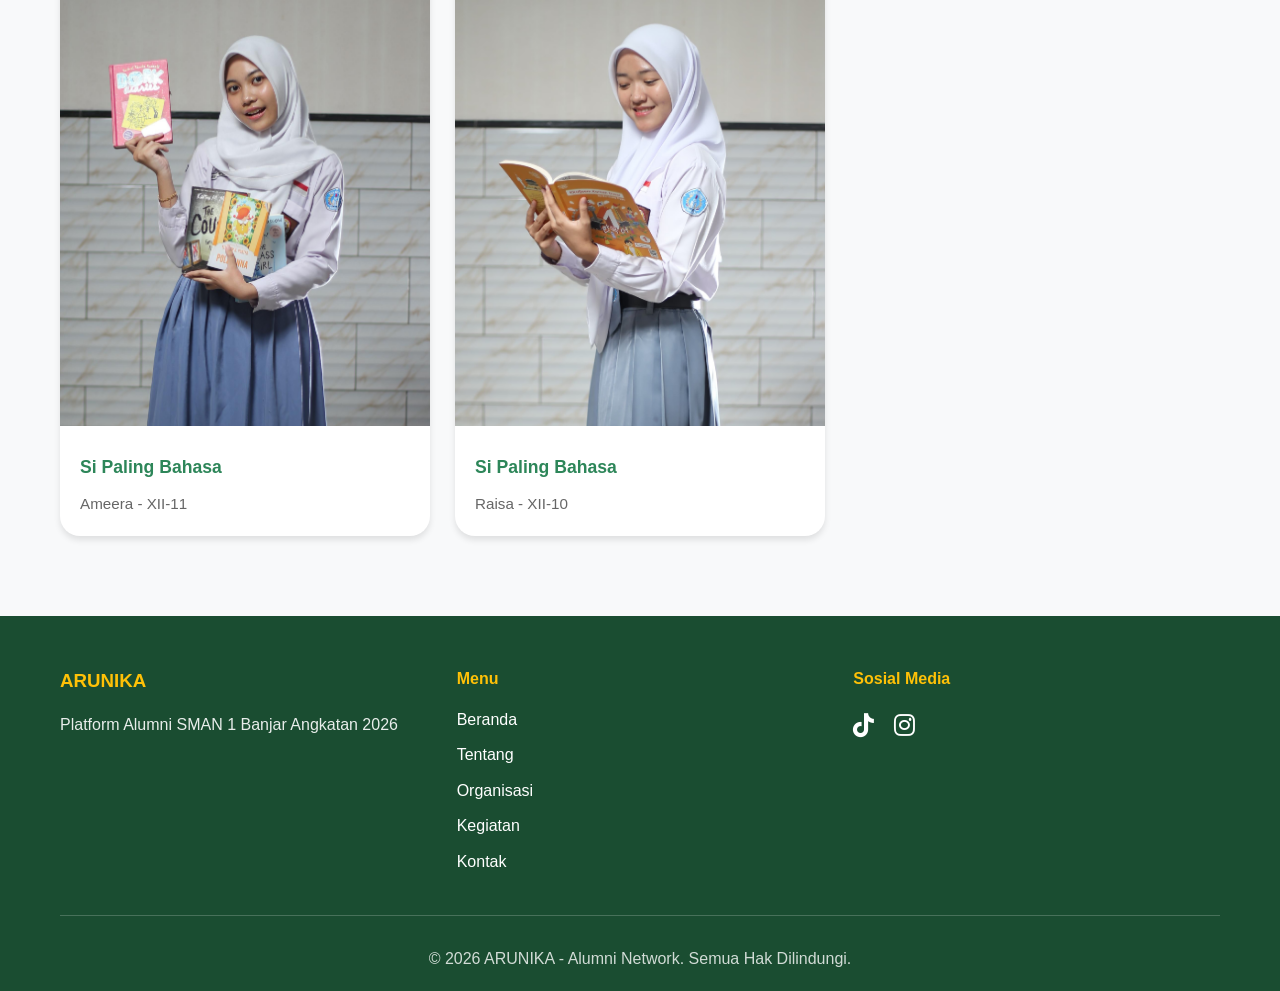
<file: award-photos.html>
<!DOCTYPE html>
<html lang="id">
<head>
    <meta charset="UTF-8">
    <meta name="viewport" content="width=device-width, initial-scale=1.0">
    <title>ARUNIKA Awards</title>
    <link rel="stylesheet" href="style.css">
    <link rel="stylesheet" href="https://cdnjs.cloudflare.com/ajax/libs/font-awesome/6.4.0/css/all.min.css">
</head>
<body>
    <nav class="navbar">
        <div class="container nav-container">
            <div class="logo">
                <img src="asset/img/assetlain/Logo.png">
                <span>ARUNIKA</span>
            </div>
            <div class="nav-toggle" id="navToggle">
                <span></span>
                <span></span>
                <span></span>
            </div>
            <ul class="nav-menu" id="navMenu">
                <li><a href="index.html">Beranda</a></li>
                <li><a href="index.html#tentang">Tentang</a></li>
                <li><a href="index.html#alumni">Organisasi</a></li>
                <li><a href="index.html#kegiatan">Kegiatan</a></li>
                <li><a href="index.html#kontak">Kontak</a></li>
            </ul>
        </div>
    </nav>

    <section class="award-photos-page">
        <div class="container">
            <div class="awards-header">
                <div>
                    <h2 class="coverjudul">Galeri Foto Awards</h2>
                    <p>Kami merangkum berbagai karakter ikonik yang telah menjadi bagian dari identitas angkatan dalam beberapa kategori nominasi. Perlu kami tekankan bahwa nominasi dan kategori yang ada hanyalah sebagian kecil potret dari luasnya kenangan yang kita miliki. Arunika Awards tidak dirancang untuk membatasi apresiasi hanya pada beberapa orang saja.
                    "Sejatinya, setiap individu di angkatan ini adalah sosok yang ikonik dengan kontribusinya masing-masing."
                    Tanpa kehadiran satu pun dari kalian, cerita angkatan ini tidak akan pernah lengkap. Penghargaan sesungguhnya adalah keberhasilan kita untuk tetap melangkah bersama dan menjaga ikatan ini hingga hari ini. Siapa pun yang membawa pulang piala malam ini hanyalah wakil dari sejuta cerita hebat yang telah kita ukir bersama.</p>
                </div>
            </div>

            <div class="photo-gallery">
                <div class="photo-card">
                    <img src="asset/img/FAWAZGANTENG.jpg" alt="Fawwaz Naufal Zahran">
                    <div class="photo-card-body">
                        <h3>Si Paling Ganteng</h3>
                        <p>Fawwaz Naufal Zahran - XII-4  </p>
                    </div>
                </div>
                <div class="photo-card">
                    <img src="asset/img/ARINCANTIK.jpg" alt="Nisrina Nabila H">
                    <div class="photo-card-body">
                        <h3>Si Paling Cantik</h3>
                        <p>Nisrina Nabila H - XII-11  </p>
                    </div>
                </div>
                <div class="photo-card">
                    <img src="asset/img/IMELDACANTIK.jpg" alt="Imelda Yunia">
                    <div class="photo-card-body">
                        <h3>Si Paling Cantik</h3>
                        <p>Imelda Yunia - XII-11</p>
                    </div>
                </div>
                <div class="photo-card">
                    <img src="asset/img/AZMIAMBIS.jpg" alt="Azmi Azis Syafiq">
                    <div class="photo-card-body">
                        <h3>Si Paling Ambis</h3>
                        <p>Azmi Azis Syafiq - XII-5  </p>
                    </div>
                </div>
                <div class="photo-card">
                    <img src="asset/img/ASYAAMBIS.jpg" alt="Aysa Ramallah Jati">
                    <div class="photo-card-body">
                        <h3>Si Paling Ambis</h3>
                        <p>Aysa Ramallah Jati - XII-6  </p>
                    </div>
                </div>
                <div class="photo-card">
                    <img src="asset/img/DAUDAMBIS.jpg" alt="Daud Hasanuddin">
                    <div class="photo-card-body">
                        <h3>Si Paling Ambis</h3>
                        <p>Daud Hasanuddin - XII-10  </p>
                    </div>
                </div>
                <div class="photo-card">
                    <img src="asset/img/ALEXCITRA.jpg" alt="M. Ravi & Citra">
                    <div class="photo-card-body">
                        <h3>Si Paling CP Goals</h3>
                        <p>M. Ravi & Citra - XII-6  </p>
                    </div>
                </div>
                <div class="photo-card">
                    <img src="asset/img/ORLANDOHESTI.jpg" alt="Orlando & Hesti">
                    <div class="photo-card-body">
                        <h3>Si Paling CP Goals</h3>
                        <p>Orlando & Hesti - XII-11  </p>
                    </div>
                </div>
                <div class="photo-card">
                    <img src="asset/img/JULIANCALISTA.jpg" alt="Julian & Calista">
                    <div class="photo-card-body">
                        <h3>Si Paling CP Goals</h3>
                        <p>Julian & Calista - XII-6 & XII-8  </p>
                    </div>
                </div>
                <div class="photo-card">
                    <img src="asset/img/FAWAZSIBUK.jpg" alt="Fawwaz Naufal Zahran">
                    <div class="photo-card-body">
                        <h3>Si Paling Sibuk</h3>
                        <p>Fawwaz Naufal Zahran - XII-4  </p>
                    </div>
                </div>
                <div class="photo-card">
                    <img src="asset/img/SYAFASIBUK.jpg" alt="Syafa Aulia">
                    <div class="photo-card-body">
                        <h3>Si Paling Sibuk</h3>
                        <p>Syafa Aulia - XII-4  </p>
                    </div>
                </div>
                <div class="photo-card">
                    <img src="asset/img/ANDHIKASIBUK.jpg" alt="Andikha Pratama">
                    <div class="photo-card-body">
                        <h3>Si Paling Sibuk</h3>
                        <p>Andikha Pratama - XII-11  </p>
                    </div>
                </div>
                <div class="photo-card">
                    <img src="asset/img/IDHARDISPEN.jpg" alt="M. Al Idhar">
                    <div class="photo-card-body">
                        <h3>Si Paling Dispen</h3>
                        <p>M. Al Idhar - XII-2  </p>
                    </div>
                </div>
                <div class="photo-card">
                    <img src="asset/img/ANDHIKADISPEN.jpg" alt="Andikha Pratama">
                    <div class="photo-card-body">
                        <h3>Si Paling Dispen</h3>
                        <p>Andikha Pratama - XII-11  </p>
                    </div>
                </div>
                <div class="photo-card">
                    <img src="asset/img/FABIANTURU.jpg" alt="Fabian Dwi Ramadhan">
                    <div class="photo-card-body">
                        <h3>Si Paling Turu</h3>
                        <p>Fabian Dwi Ramadhan - XII-11  </p>
                    </div>
                </div>
                <div class="photo-card">
                    <img src="asset/img/DAVATURU.jpg" alt="M. Dava Ardiansyah">
                    <div class="photo-card-body">
                        <h3>Si Paling Turu</h3>
                        <p>M. Dava Ardiansyah - XII-4  </p>
                    </div>
                </div>
                <div class="photo-card">
                    <img src="asset/img/FARELGAMING.jpg" alt="Farel Ananda">
                    <div class="photo-card-body">
                        <h3>Si Paling Gaming</h3>
                        <p>Farel Ananda - XII-11  </p>
                    </div>
                </div>
                <div class="photo-card">
                    <img src="asset/img/VANDIGAMING.jpg" alt="Vandy Ahmad Nugraha">
                    <div class="photo-card-body">
                        <h3>Si Paling Gaming</h3>
                        <p>Vandy Ahmad Nugraha - XII-6  </p>
                    </div>
                </div>
                <div class="photo-card">
                    <img src="asset/img/DAUDRAJIN.jpg" alt="Daud Hasanuddin">
                    <div class="photo-card-body">
                        <h3>Si Paling Rajin</h3>
                        <p>Daud Hasanuddin - XII-10  </p>
                    </div>
                </div>
                <div class="photo-card">
                    <img src="asset/img/ALFINRAJIN.jpg" alt="Alfien Yudia">
                    <div class="photo-card-body">
                        <h3>Si Paling Rajin</h3>
                        <p>Alfien Yudia - XII-11  </p>
                    </div>
                </div>
                <div class="photo-card">
                    <img src="asset/img/BUNGATOUCHUP.jpg" alt="Bunga Noor">
                    <div class="photo-card-body">
                        <h3>Si Paling Touch Up</h3>
                        <p>Bunga Noor - XII-10  </p>
                    </div>
                </div>
                <div class="photo-card">
                    <img src="asset/img/BOANSHALEH.jpg" alt="Reyhan Nur Maulana">
                    <div class="photo-card-body">
                        <h3>Si Paling Religius</h3>
                        <p>Reyhan Nur Maulana - XII-4  </p>
                    </div>
                </div>
                <div class="photo-card">
                    <img src="asset/img/AKBARSHALEH.jpg" alt="M. Wizdan Akbar">
                    <div class="photo-card-body">
                        <h3>Si Paling Religius</h3>
                        <p>M. Wizdan Akbar - XII-11  </p>
                    </div>
                </div>
                <div class="photo-card">
                    <img src="asset/img/SARAHKREATIF.jpg" alt="Sarah Edis Celia">
                    <div class="photo-card-body">
                        <h3>Si Paling Kreatif</h3>
                        <p>Sarah Edis Celia - XII-6  </p>
                    </div>
                </div>
                <div class="photo-card">
                    <img src="asset/img/ARIFKREATIF.jpg" alt="M. Arief Nurmajid">
                    <div class="photo-card-body">
                        <h3>Si Paling Kreatif</h3>
                        <p>M. Arief Nurmajid - XII-11  </p>
                    </div>
                </div>
                <div class="photo-card">
                    <img src="asset/img/CALISAKREATIF.jpg" alt="Calissa Fikratuha">
                    <div class="photo-card-body">
                        <h3>Si Paling Kreatif</h3>
                        <p>Calissa Fikratuha - XII-4  </p>
                    </div>
                </div>
                <div class="photo-card">
                    <img src="asset/img/SISCARECEH.jpg" alt="Sisca Nicky Hidayat">
                    <div class="photo-card-body">
                        <h3>Si Paling Receh</h3>
                        <p>Sisca Nicky Hidayat - XII-6  </p>
                    </div>
                </div>
                <div class="photo-card">
                    <img src="asset/img/FERDYASIK.jpg" alt="Ferdy">
                    <div class="photo-card-body">
                        <h3>Si Paling Friendly</h3>
                        <p>Ferdy - XII-9  </p>
                    </div>
                </div>
                <div class="photo-card">
                    <img src="asset/img/NASWAGASIK.jpg" alt="Naswa">
                    <div class="photo-card-body">
                        <h3>Si Paling Gasik</h3>
                        <p>Naswa - XII-4  </p>
                    </div>
                </div>
                <div class="photo-card">
                    <img src="asset/img/JANUSIANG.jpg" alt="M. Rizki Januar">
                    <div class="photo-card-body">
                        <h3>Si Paling Kesiangan</h3>
                        <p>M. Rizki Januar - XII-5  </p>
                    </div>
                </div>
                <div class="photo-card">
                    <img src="asset/img/GELORASIANG.jpg" alt="Gelora">
                    <div class="photo-card-body">
                        <h3>Si Paling Kesiangan</h3>
                        <p>Gelora - XII-12  </p>
                    </div>
                </div>
                <div class="photo-card">
                    <img src="asset/img/AZMIFISIKA.jpg" alt="Azmi Azis Syafiq">
                    <div class="photo-card-body">
                        <h3>Si Paling Fisika</h3>
                        <p>Azmi Azis Syafiq - XII-5  </p>
                    </div>
                </div>
                <div class="photo-card">
                    <img src="asset/img/SARAHFISIKA.jpg" alt="Sarah Edis Celia">
                    <div class="photo-card-body">
                        <h3>Si Paling Fisika</h3>
                        <p>Sarah Edis Celia - XII-6  </p>
                    </div>
                </div>
                <div class="photo-card">
                    <img src="asset/img/GALUHFISIKA.jpg" alt="Galuh Giyanif">
                    <div class="photo-card-body">
                        <h3>Si Paling Fisika</h3>
                        <p>Galuh Giyanif - XII-7  </p>
                    </div>
                </div>
                <div class="photo-card">
                    <img src="asset/img/RAFIMTK.jpg" alt="Rafi Putranto">
                    <div class="photo-card-body">
                        <h3>Si Paling Matematika</h3>
                        <p>Rafi Putranto - XII-5  </p>
                    </div>
                </div>
                <div class="photo-card">
                    <img src="asset/img/AYSABIO.jpg" alt="Aysa Ramallah Jati">
                    <div class="photo-card-body">
                        <h3>Si Paling Biologi</h3>
                        <p>Aysa Ramallah Jati - XII-6  </p>
                    </div>
                </div>
                <div class="photo-card">
                    <img src="asset/img/IMELDABIO.jpg" alt="Imelda Yunia">
                    <div class="photo-card-body">
                        <h3>Si Paling Biologi</h3>
                        <p>Imelda Yunia - XII-11  </p>
                    </div>
                </div>
                <div class="photo-card">
                    <img src="asset/img/ARIFBIO.jpg" alt="M. Arief Nurmajid">
                    <div class="photo-card-body">
                        <h3>Si Paling Biologi</h3>
                        <p>M. Arief Nurmajid - XII-11  </p>
                    </div>
                </div>
                <div class="photo-card">
                    <img src="asset/img/ALFINKIMIA.jpg" alt="Alfien Yudia">
                    <div class="photo-card-body">
                        <h3>Si Paling Kimia</h3>
                        <p>Alfien Yudia - XII-11  </p>
                    </div>
                </div>
                <div class="photo-card">
                    <img src="asset/img/ARINKIMIA.jpg"Nisrina Nabila H">
                    <div class="photo-card-body">
                        <h3>Si Paling Kimia</h3>
                        <p>Nisrina Nabila H - XII-11  </p>
                    </div>
                </div>
                <div class="photo-card">
                    <img src="asset/img/NAZLIAKIMIA.jpg" alt="Nazlia">
                    <div class="photo-card-body">
                        <h3>Si Paling Kimia</h3>
                        <p>Nazlia - XII-12  </p>
                    </div>
                </div>
                <div class="photo-card">
                    <img src="asset/img/CALISAEKONOMI.jpg" alt="Calissa Fikratuha">
                    <div class="photo-card-body">
                        <h3>Si Paling Ekonomi</h3>
                        <p>Calissa Fikratuha - XII-4  </p>
                    </div>
                </div>
                <div class="photo-card">
                    <img src="asset/img/IDHARANTRO.jpg" alt="M Al Idhar">
                    <div class="photo-card-body">
                        <h3>Si Paling Antropologi</h3>
                        <p>M Al Idhar - XII-2  </p>
                    </div>
                </div>
                <div class="photo-card">
                    <img src="asset/img/FABIANSOSIOLOGI.jpg" alt="Fabian">
                    <div class="photo-card-body">
                        <h3>Si Paling Sosiologi</h3>
                        <p>Fabian - XII-11  </p>
                    </div>
                </div>
                <div class="photo-card">
                    <img src="asset/img/ALYASOSIOLOGI.jpg" alt="Alya">
                    <div class="photo-card-body">
                        <h3>Si Paling Sosiologi</h3>
                        <p>Alya - XII-1  </p>
                    </div>
                </div>
                <div class="photo-card">
                    <img src="asset/img/FACRYGEO.jpg" alt="M. Fachry">
                    <div class="photo-card-body">
                        <h3>Si Paling Geografi</h3>
                        <p>M. Fachry - XII-5  </p>
                    </div>
                </div>
                <div class="photo-card">
                    <img src="asset/img/AFJALGEO.jpg" alt="Afzal">
                    <div class="photo-card-body">
                        <h3>Si Paling Geografi</h3>
                        <p>Afzal - XII-12  </p>
                    </div>
                </div>
                <div class="photo-card">
                    <img src="asset/img/HESTISENI.jpg" alt="Hesti Ramadhahi">
                    <div class="photo-card-body">
                        <h3>Si Paling Seni</h3>
                        <p>Hesti Ramadhahi - XII-11  </p>
                    </div>
                </div>
                <div class="photo-card">
                    <img src="asset/img/AISHASENI.jpg" alt="Aisha Malika Asshadi">
                    <div class="photo-card-body">
                        <h3>Si Paling Seni</h3>
                        <p>Aisha Malika Asshadi - XII-2  </p>
                    </div>
                </div>
                <div class="photo-card">
                    <img src="asset/img/GALUHTIK.jpg" alt="Galuh Giyanif">
                    <div class="photo-card-body">
                        <h3>Si Paling TIK</h3>
                        <p>Galuh Giyanif - XII-7</p>
                    </div>
                </div>
                <div class="photo-card">
                    <img src="asset/img/SARAHTIK.jpg" alt="Sarah Edis Celia">
                    <div class="photo-card-body">
                        <h3>Si Paling TIK</h3>
                        <p>Sarah Edis Celia - XII-6  </p>
                    </div>
                </div>
                <div class="photo-card">
                    <img src="asset/img/AKBARTIK.jpg" alt="M. Wizdan Akbar">
                    <div class="photo-card-body">
                        <h3>Si Paling TIK</h3>
                        <p>M. Wizdan Akbar - XII-11  </p>
                    </div>
                </div>
                <div class="photo-card">
                    <img src="asset/img/ALEXOLAHRAGA.jpg" alt="M. Ravi">
                    <div class="photo-card-body">
                        <h3>Si Paling Olahraga</h3>
                        <p>M. Ravi - XII-6  </p>
                    </div>
                </div>
                <div class="photo-card">
                    <img src="asset/img/ORLANDOOLAHRAGA.jpg" alt="Orlando">
                    <div class="photo-card-body">
                        <h3>Si Paling Olahraga</h3>
                        <p>Orlando - XII-11  </p>
                    </div>
                </div>
                <div class="photo-card">
                    <img src="asset/img/AMIRABAHASA.jpg" alt="Ameera">
                    <div class="photo-card-body">
                        <h3>Si Paling Bahasa</h3>
                        <p>Ameera - XII-11  </p>
                    </div>
                </div>
                <div class="photo-card">
                    <img src="asset/img/RAISABAHASA.jpg" alt="Raisa">
                    <div class="photo-card-body">
                        <h3>Si Paling Bahasa</h3>
                        <p>Raisa - XII-10  </p>
                    </div>
                </div>
            </div>
        </div>
    </section>

    <footer class="footer">
        <div class="container">
            <div class="footer-content">
                <div class="footer-section">
                    <h3>ARUNIKA</h3>
                    <p>Platform Alumni SMAN 1 Banjar Angkatan 2026</p>
                </div>
                <div class="footer-section">
                    <h4>Menu</h4>
                    <ul>
                    <li><a href="index.html">Beranda</a></li>
                    <li><a href="index.html#tentang">Tentang</a></li>
                    <li><a href="index.html#alumni">Organisasi</a></li>
                    <li><a href="index.html#kegiatan">Kegiatan</a></li>
                    <li><a href="index.html#kontak">Kontak</a></li>
                    </ul>
                </div>
                <div class="footer-section">
                    <h4>Sosial Media</h4>
                    <div class="social-media">
                        <a href="https://www.tiktok.com/@arunika_2026?_r=1&_t=ZS-96F28UqX8Qn"><i class="fab fa-tiktok"></i></a>
                        <a href="https://www.instagram.com/arunika_2026?igsh=MW16NHo2dnh5Z3Jycw=="><i class="fab fa-instagram"></i></a>
                    </div>
                </div>
            </div>
            <hr>
            <p class="footer-bottom">© 2026 ARUNIKA - Alumni Network. Semua Hak Dilindungi.</p>
        </div>
    </footer>

    <script src="script.js"></script>
</body>
</html>
</file>
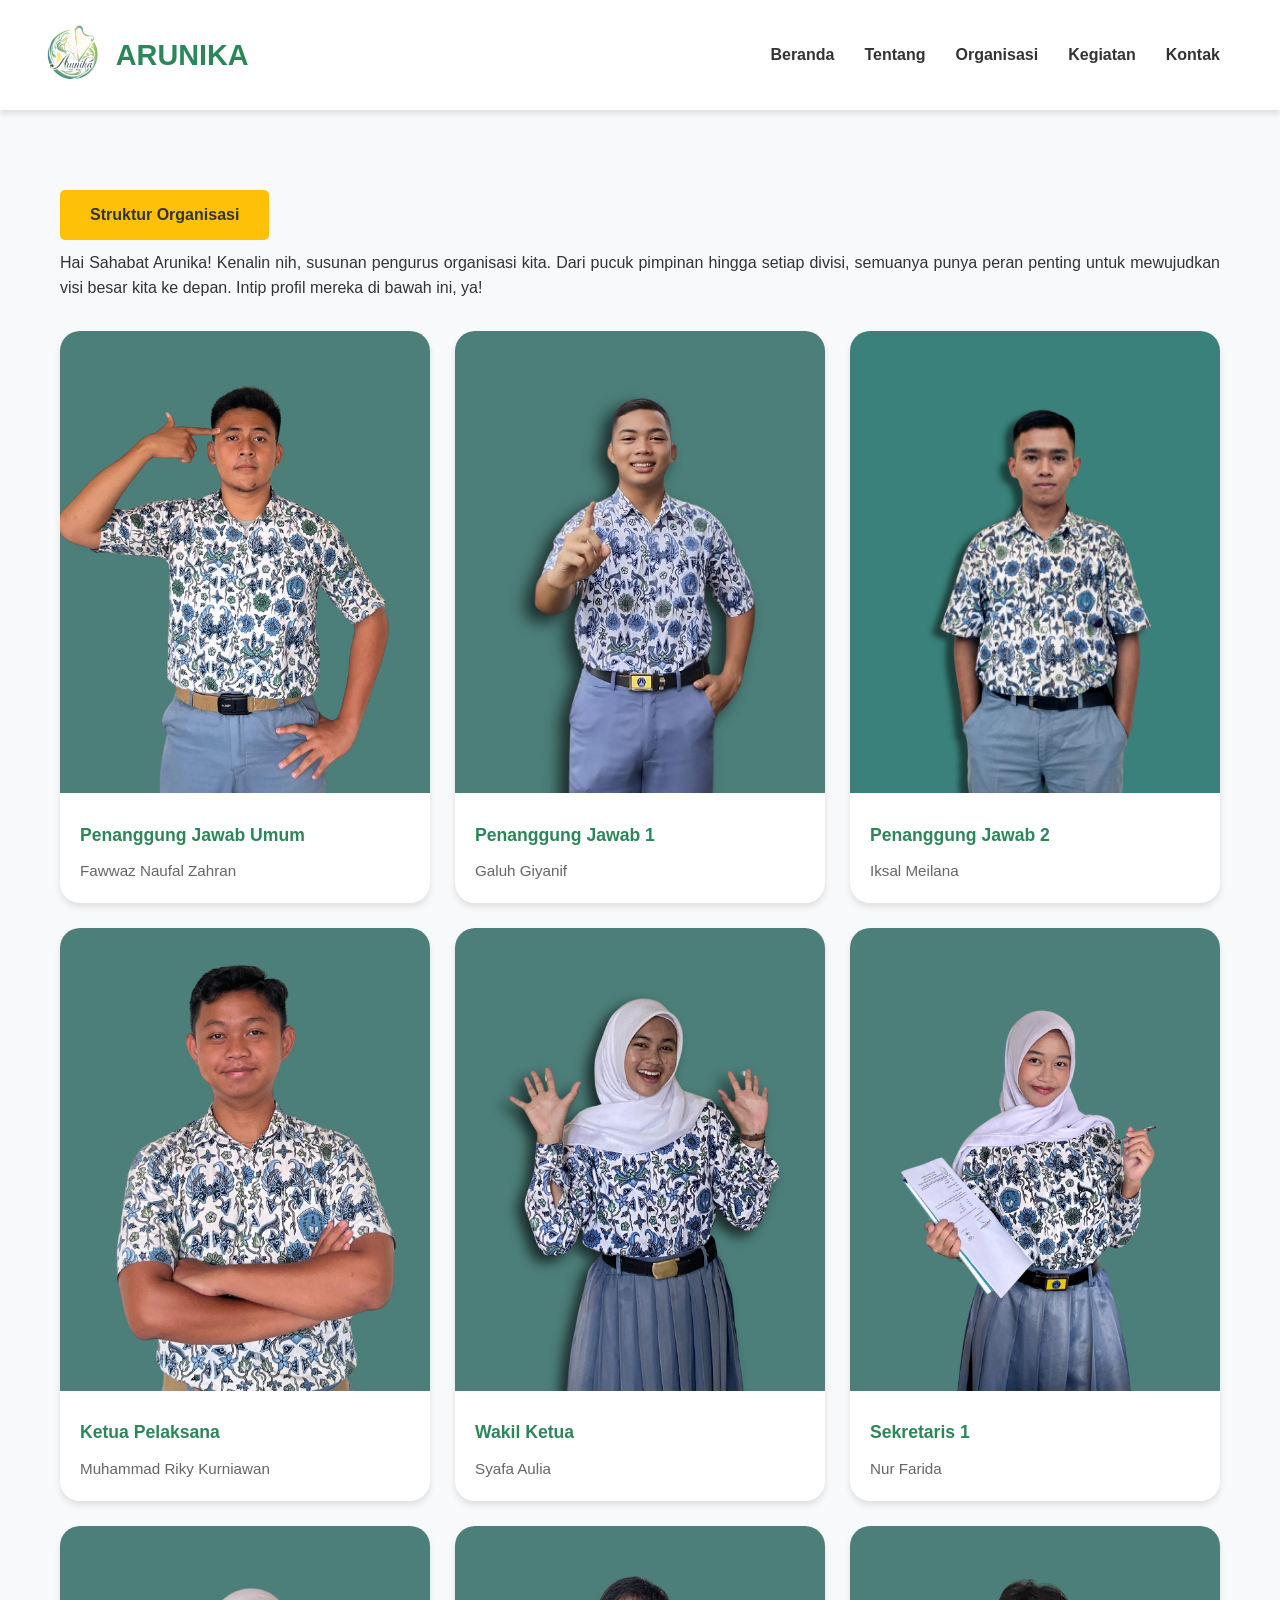
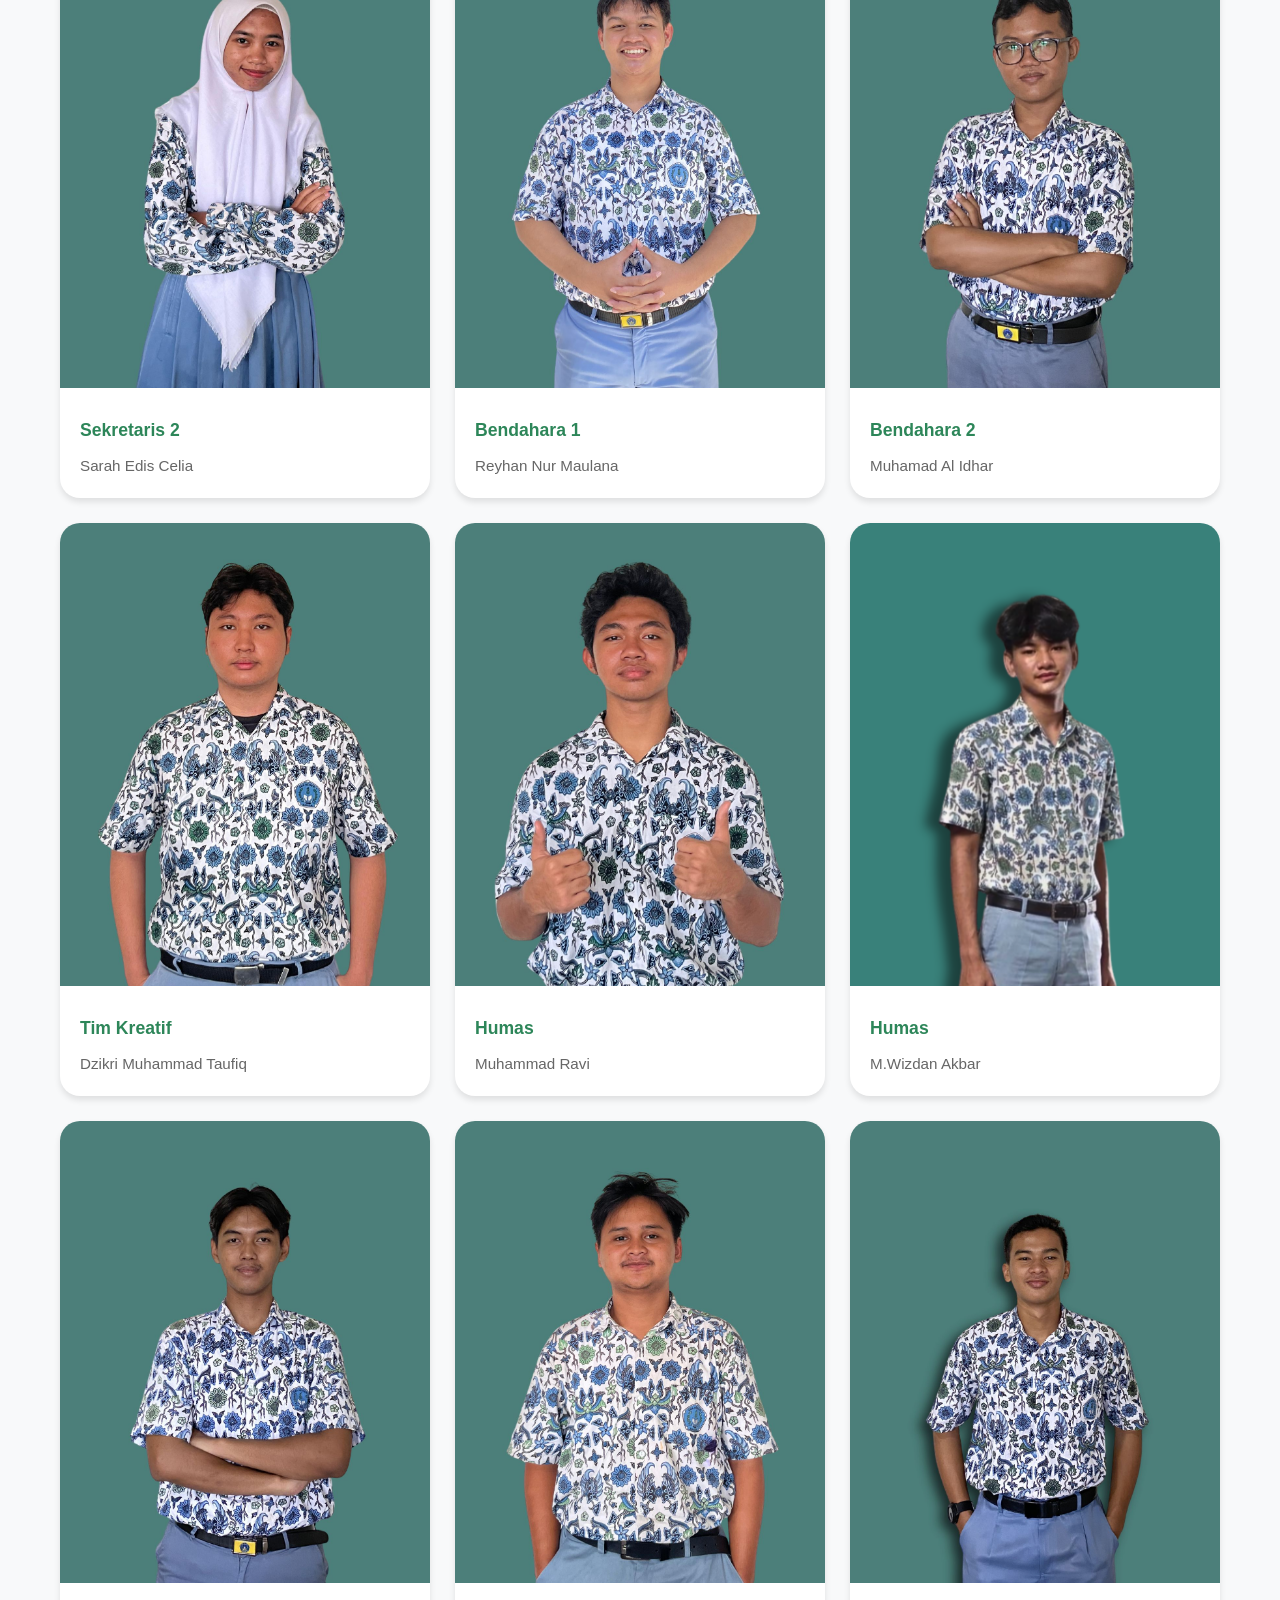
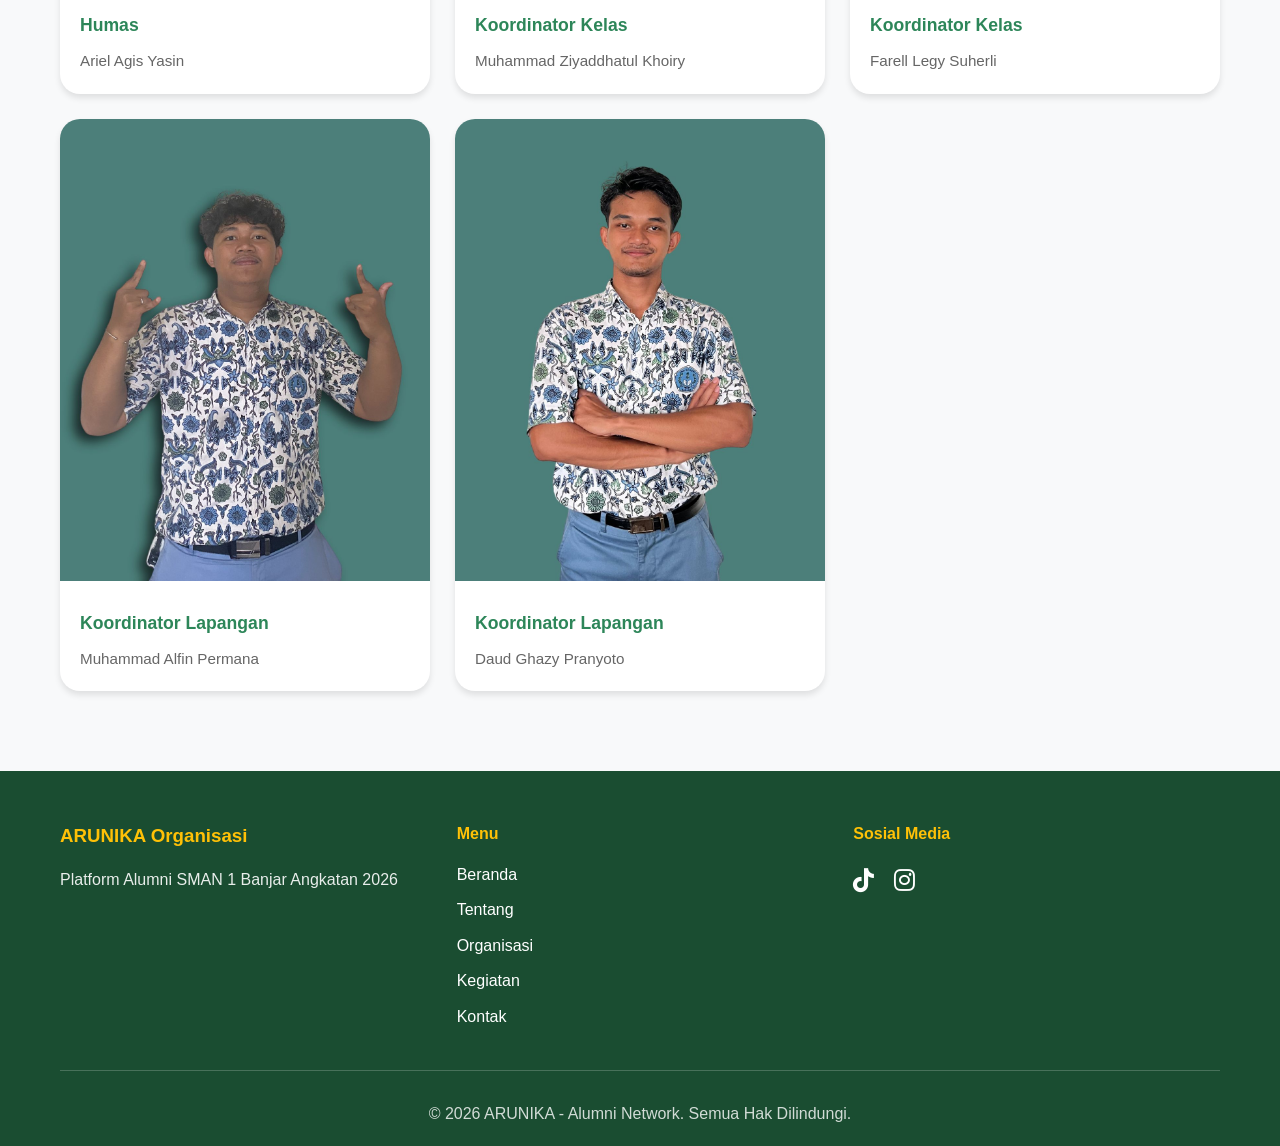
<file: struktur-organisasi.html>
<!DOCTYPE html>
<html lang="id">
<head>
    <meta charset="UTF-8">
    <meta name="viewport" content="width=device-width, initial-scale=1.0">
    <title>ARUNIKA Awards</title>
    <link rel="stylesheet" href="style.css">
    <link rel="stylesheet" href="https://cdnjs.cloudflare.com/ajax/libs/font-awesome/6.4.0/css/all.min.css">
</head>
<body>

        <nav class="navbar">
        <div class="container nav-container">
            <div class="logo">
                <img src="asset/img/assetlain/Logo.png">
                <span>ARUNIKA</span>
            </div>
            <div class="nav-toggle" id="navToggle">
                <span></span>
                <span></span>
                <span></span>
            </div>
            <ul class="nav-menu" id="navMenu">
                <li><a href="index.html">Beranda</a></li>
                <li><a href="index.html#tentang">Tentang</a></li>
                <li><a href="index.html#alumni">Organisasi</a></li>
                <li><a href="index.html#kegiatan">Kegiatan</a></li>
                <li><a href="index.html#kontak">Kontak</a></li>
            </ul>
        </div>
    </nav>

    <section class="award-photos-page">
        <div class="container">
            <div class="awards-header">
                <div>
                    <h2 class="coverjudul">Struktur Organisasi</h2>
                    <P>Hai Sahabat Arunika! Kenalin nih, susunan pengurus organisasi kita. Dari pucuk pimpinan hingga setiap divisi, semuanya punya peran penting untuk mewujudkan visi besar kita ke depan. Intip profil mereka di bawah ini, ya!</P>
                </div>
            </div>

            <div class="photo-gallery">
                <div class="photo-card">
                    <img src="asset/img/pj/Fawwaz.jpeg" alt="Fawwaz Naufal Zahran">
                    <div class="photo-card-body">
                        <h3>Penanggung Jawab Umum</h3>
                        <p>Fawwaz Naufal Zahran</p>
                    </div>
                </div>
                <div class="photo-card">
                    <img src="asset/img/pj/Galuh.jpeg" alt="Galuh">
                    <div class="photo-card-body">
                        <h3>Penanggung Jawab 1</h3>
                        <p>Galuh Giyanif</p>
                    </div>
                </div>
                <div class="photo-card">
                    <img src="asset/img/pj/iksal.png" alt="iksal">
                    <div class="photo-card-body">
                        <h3>Penanggung Jawab 2</h3>
                        <p>Iksal Meilana</p>
                    </div>
                </div>
                <div class="photo-card">
                    <img src="asset/img/pj/Riky.jpeg" alt="">
                    <div class="photo-card-body">
                        <h3>Ketua Pelaksana</h3>
                        <p>Muhammad Riky Kurniawan</p>
                    </div>
                </div>
                <div class="photo-card">
                    <img src="asset/img/pj/syafa.jpeg" alt="">
                    <div class="photo-card-body">
                        <h3>Wakil Ketua</h3>
                        <p>Syafa Aulia</p>
                    </div>
                </div>
                <div class="photo-card">
                    <img src="asset/img/pj/nuy.jpeg" alt="">
                    <div class="photo-card-body">
                        <h3>Sekretaris 1</h3>
                        <p>Nur Farida</p>
                    </div>
                </div>
                <div class="photo-card">
                    <img src="asset/img/pj/sarah.jpeg" alt="">
                    <div class="photo-card-body">
                        <h3>Sekretaris 2</h3>
                        <p> Sarah Edis Celia</p>
                    </div>
                </div>
                <div class="photo-card">
                    <img src="asset/img/pj/Boan.jpeg" alt="">
                    <div class="photo-card-body">
                        <h3>Bendahara 1</h3>
                        <p>Reyhan Nur Maulana</p>
                    </div>
                </div>
                <div class="photo-card">
                    <img src="asset/img/pj/Idhar.jpeg" alt="">
                    <div class="photo-card-body">
                        <h3>Bendahara 2	</h3>
                        <p>Muhamad Al Idhar</p>
                    </div>
                </div>
                <div class="photo-card">
                    <img src="asset/img/pj/dzikri.jpeg" alt="">
                    <div class="photo-card-body">
                        <h3>Tim Kreatif</h3>
                        <p>Dzikri Muhammad Taufiq</p>
                    </div>
                </div>
                <div class="photo-card">
                    <img src="asset/img/pj/alex.jpeg" alt="">
                    <div class="photo-card-body">
                        <h3>Humas</h3>
                        <p>Muhammad Ravi </p>
                    </div>
                </div>
                <div class="photo-card">
                    <img src="asset/img/pj/akbar.png" alt="">
                    <div class="photo-card-body">
                        <h3>Humas</h3>
                        <p>M.Wizdan Akbar</p>
                    </div>
                </div>
                <div class="photo-card">
                    <img src="asset/img/pj/agis.jpeg" alt="">
                    <div class="photo-card-body">
                        <h3>Humas</h3>
                        <p>Ariel Agis Yasin</p>
                    </div>
                </div>
                <div class="photo-card">
                    <img src="asset/img/pj/ziyad.jpeg" alt="">
                    <div class="photo-card-body">
                        <h3>Koordinator Kelas</h3>
                        <p>Muhammad Ziyaddhatul Khoiry</p>
                    </div>
                </div>
                <div class="photo-card">
                    <img src="asset/img/pj/farel.jpeg" alt="">
                    <div class="photo-card-body">
                        <h3>Koordinator Kelas</h3>
                        <p>Farell Legy Suherli</p>
                    </div>
                </div>
                <div class="photo-card">
                    <img src="asset/img/pj/aping.jpeg" alt="">
                    <div class="photo-card-body">
                        <h3>Koordinator Lapangan</h3>
                        <p>Muhammad Alfin Permana</p>
                    </div>
                </div>
                <div class="photo-card">
                    <img src="asset/img/pj/Daud.jpeg" alt="">
                    <div class="photo-card-body">
                        <h3>Koordinator Lapangan</h3>
                        <p>Daud Ghazy Pranyoto</p>
                    </div>
                </div>
            </div>
        </div>
    </section>


    
    <footer class="footer">
        <div class="container">
            <div class="footer-content">
                <div class="footer-section">
                    <h3>ARUNIKA Organisasi</h3>
                    <p>Platform Alumni SMAN 1 Banjar Angkatan 2026</p>
                </div>
                <div class="footer-section">
                    <h4>Menu</h4>
                    <ul>
                    <li><a href="index.html">Beranda</a></li>
                    <li><a href="index.html#tentang">Tentang</a></li>
                    <li><a href="index.html#alumni">Organisasi</a></li>
                    <li><a href="index.html#kegiatan">Kegiatan</a></li>
                    <li><a href="index.html#kontak">Kontak</a></li>
                    </ul>
                </div>
                <div class="footer-section">
                    <h4>Sosial Media</h4>
                    <div class="social-media">
                        <a href="https://www.tiktok.com/@arunika_2026?_r=1&_t=ZS-96F28UqX8Qn"><i class="fab fa-tiktok"></i></a>
                        <a href="https://www.instagram.com/arunika_2026?igsh=MW16NHo2dnh5Z3Jycw=="><i class="fab fa-instagram"></i></a>
                    </div>
                </div>
            </div>
            <hr>
            <p class="footer-bottom">© 2026 ARUNIKA - Alumni Network. Semua Hak Dilindungi.</p>
        </div>
    </footer>

    <script src="script.js"></script>
</body>
</html>
</file>
<file: style.css>
/* ====== CSS Variables ====== */
:root {
    --primary-green: #2d8659;
    --dark-green: #1a4d31;
    --light-green: #3da571;
    --primary-yellow: #ffc107;
    --dark-yellow: #ffb300;
    --light-yellow: #ffd740;
    --dark-text: #333333;
    --light-text: #666666;
    --light-bg: #f8f9fa;
    --white: #ffffff;
    --shadow: 0 4px 6px rgba(0, 0, 0, 0.1);
    --shadow-lg: 0 10px 20px rgba(0, 0, 0, 0.15);
}

/* ====== General Styles ====== */
* {
    margin: 0;
    padding: 0;
    box-sizing: border-box;
}

body {
    font-family: 'Segoe UI', Tahoma, Geneva, Verdana, sans-serif;
    line-height: 1.6;
    color: var(--dark-text);
    background-color: var(--white);
}

.container {
    max-width: 1200px;
    margin: 0 auto;
    padding: 0 20px;
}

html {
    scroll-behavior: smooth;
}

.coverjudul {
    display: inline-block;
    padding: 12px 30px;
    border: none;
    border-radius: 5px;
    text-decoration: none;
    font-size: 1rem;
    transition: all 0.3s ease;
    font-weight: 600;
    background-color: var(--primary-yellow);
    color: var(--dark-text);
}

/* ====== Buttons ====== */
.btn {
    display: inline-block;
    padding: 12px 30px;
    border: none;
    border-radius: 5px;
    text-decoration: none;
    cursor: pointer;
    font-size: 1rem;
    transition: all 0.3s ease;
    font-weight: 600;
}

.btn-primary {
    background-color: var(--primary-yellow);
    color: var(--dark-text);
}

.btn-primary:hover {
    background-color: var(--dark-yellow);
    transform: translateY(-2px);
    box-shadow: var(--shadow-lg);
}

.btn-secondary {
    background-color: var(--primary-green);
    color: var(--white);
}

.btn-secondary:hover {
    background-color: var(--dark-green);
    transform: translateY(-2px);
    box-shadow: var(--shadow-lg);
}

/* ====== Navigation Bar ====== */
.navbar {
    background-color: var(--white);
    box-shadow: var(--shadow);
    position: sticky;
    top: 0;
    z-index: 100;
}

.nav-container {
    display: flex;
    justify-content: space-between;
    align-items: center;
    padding: 15px 0;
}

.logo {
    display: flex;
    align-items: center;
    z-index: 999;
    font-size: 1.8rem;
    font-weight: bold;
    color: var(--primary-green);
    gap: 10px;
}

.logo img {
    max-width: 80px;
    max-height: 80px;
}

.nav-menu {
    display: flex;
    list-style: none;
    gap: 30px;
    margin-right: 20px;
}

.nav-menu a {
    text-decoration: none;
    color: var(--dark-text);
    font-weight: 600;
    transition: all 0.3s ease;
    position: relative;
}

.nav-menu a:hover {
    color: var(--primary-green);
}

.nav-menu a:hover::after {
    content: '';
    position: absolute;
    bottom: -5px;
    left: 0;
    width: 100%;
    height: 3px;
    background-color: var(--primary-yellow);
    border-radius: 2px;
}

.nav-toggle {
    display: none;
    flex-direction: column;
    cursor: pointer;
}

.nav-toggle span {
    width: 25px;
    height: 3px;
    background-color: var(--primary-green);
    margin: 5px 0;
    transition: 0.3s;
}

/* Membungkus video agar responsive */
.video-container {
    position: relative;
    width: 100%;
    max-width: 900px;   /* ukuran maksimal di laptop */
    margin:0 auto;
    gap: 10px; /* biar video tetap di tengah */
    overflow: hidden;
    border-radius: 12px; /* agar sudutnya rapi */
}

/* Overlay menutupi seluruh layar */
.modal-overlayB {
  display: none; /* Tersembunyi saat awal */
  position: fixed;
  top: 0;
  left: 0;
  width: 100%;
  height: 100%;
  background-color: rgba(0, 0, 0, 0.7); /* Latar belakang agak transparan */
  z-index: 9999; /* Memastikan berada di paling depan */
  justify-content: center;
  align-items: center;
  opacity: 0;
  transition: opacity 0.4s ease;
}

/* Kotak Konten Iklan */
.modal-content {
  background-color: #fff;
  padding: 20px;
  border-radius: 12px;
  max-width: 500px;
  width: 90%;
  position: relative;
  text-align: center;
  box-shadow: 0 5px 15px rgba(0,0,0,0.3);
  font-family: sans-serif;
}

.modal-content h2 {
    color: var(--primary-green);
}

/* Gambar Iklan agar responsif */
.iklan-img {
  width: 100%;
  height: auto;
  border-radius: 6px;
  margin-top: 15px;
}

/* Tombol Tutup (X) */
.close-btnq {
  position: absolute;
  top: 10px;
  right: 15px;
  font-size: 28px;
  font-weight: bold;
  color: #aaa;
  cursor: pointer;
  transition: color 0.2s;
}

.close-btnq:hover {
  color: #333;
}

/* Kelas bantuan untuk memunculkan modal dengan animasi */
.modal-overlayB.show {
  display: flex !important;
  opacity: 1;
}

/* Videonya */
.video-container video {
    width: 100%;
    height: auto;
    display: block;
    object-fit: cover; /* biar video tidak gepeng */
}

/* Untuk HP: lebih kecil dan rapi */
@media (max-width: 600px) {
    .video-container {
    max-width: 100%;
    border-radius: 10px;
}
}

.containervid h2{
    margin-top: 20px;
    font-size: 2.5rem;
    color: var(--primary-green);
    margin-bottom: 50px;
    text-align: center;
}

.containervid img {
    width: 100%;
    height: auto;
    display: block;
    object-fit: cover;
    max-width: 200px;
    max-height: 200px;
    margin: 0 auto;    
}

.containervid p{
    color: var(--light-text);
    margin-bottom: 30px;
    font-size: 1.05rem;
    line-height: 1.8;
    text-align: justify;
}

.modal-overlay {
    display: none; /* Sembunyi secara default */
    position: fixed;
    top: 0;
    left: 0;
    width: 100%;
    height: 100%;
    background: rgba(0, 0, 0, 0.5);
    backdrop-filter: blur(4px); /* Efek blur kekinian */
    justify-content: center;
    align-items: center;
    z-index: 999;
}

.modal-card {
    background: var(--white);
    padding: 32px;
    border-radius: 16px;
    width: 90%;
    max-width: 400px;
    text-align: center;
    box-shadow: 0 20px 25px -5px rgba(0, 0, 0, 0.1);
    animation: slideUp 0.3s ease-out;
}

.modal-card h2 {
    margin-bottom: 8px;
    color: var(--text-dark);
}

.modal-card p {
    color: var(--text-light);
    margin-bottom: 24px;
}

/* Wadah Pilihan */
.choice-container {
    display: flex;
    flex-direction: column;
    gap: 12px;
    margin-bottom: 20px;
}

.choice-link {
    display: flex;
    flex-direction: column;
    padding: 16px;
    background-color:var(--primary-green);
    color:  var(--white);
    border: 2px solid;
    border-radius: 12px;
    text-decoration: none;
    transition: all 0.2s ease;
}

.choice-link:hover {
    border-color: var(--primary-color);
    background-color: var(--dark-green);
}

.choice-link strong {
    color: var(--primary-color);
    font-size: 1.1rem;
}

.choice-link span {
    font-size: 0.85rem;
    color: var(--text-light);
}

/* Tombol Tutup */
.btn-close {
    background: none;
    border: none;
    color: var(--text-light);
    cursor: pointer;
    text-decoration: underline;
    font-size: 0.9rem;
}

/* Animasi */
@keyframes slideUp {
    from { opacity: 0; transform: translateY(20px); }
    to { opacity: 1; transform: translateY(0); }
}

/* ====== Hero Section ====== */
.hero {
    background: linear-gradient(135deg, var(--primary-green) 0%, var(--dark-green) 100%);
    color: var(--white);
    padding: 120px 20px;
    text-align: center;
    position: relative;
    overflow: hidden;
    min-height: 600px;
    display: flex;
    align-items: center;
    justify-content: center;
}

.hero::before {
    content: '';
    position: absolute;
    top: 0;
    left: 0;
    right: 0;
    bottom: 0;
    background-image: 
        repeating-linear-gradient(45deg, transparent, transparent 100px, rgba(255, 193, 7, 0.1) 100px, rgba(255, 193, 7, 0.1) 200px);
    pointer-events: none;
}

.hero-content {
    position: relative;
    z-index: 2;
    animation: fadeInDown 0.8s ease;
}

.hero h1 {
    font-size: 3.5rem;
    margin-bottom: 15px;
    font-weight: 700;
}

.hero p {
    font-size: 1.5rem;
    margin-bottom: 30px;
    opacity: 0.95;
}

.hero .btn-primary {
    margin-top: 20px;
    font-size: 1.1rem;
    padding: 15px 40px;
}

/* ====== About Section ====== */
.about {
    padding: 80px 20px;
    background-color: var(--light-bg);
}

.about h2 {
    font-size: 2.5rem;
    color: var(--primary-green);
    margin-bottom: 50px;
    text-align: center;
}

.about-content {
    display: grid;
    gap: 40px;
    align-items: center;
}

.about-text p {
    color: var(--light-text);
    margin-bottom: 30px;
    font-size: 1.05rem;
    line-height: 1.8;
}

.about-features {
    display: grid;
    grid-template-columns: repeat(2, 1fr);
    gap: 20px;
}

.feature-item {
    background-color: var(--white);
    padding: 25px;
    border-radius: 10px;
    box-shadow: var(--shadow);
    text-align: center;
    transition: all 0.3s ease;
}

.feature-item:hover {
    transform: translateY(-5px);
    box-shadow: var(--shadow-lg);
}

.feature-item i {
    font-size: 2.5rem;
    color: var(--primary-yellow);
    margin-bottom: 15px;
}

.feature-item h3 {
    color: var(--primary-green);
    margin-bottom: 10px;
}

.about-image img {
    width: 100%;
    border-radius: 10px;
    box-shadow: var(--shadow-lg);
}

/* ====== Alumni Section ====== */
.alumni {
    padding: 80px 20px;
}

.alumni h2 {
    font-size: 2.5rem;
    color: var(--primary-green);
    margin-bottom: 50px;
    text-align: center;
}

.alumni-grid {
    display: grid;
    grid-template-columns: repeat(4, 1fr);
    gap: 30px;
}

.alumni-card {
    background-color: var(--white);
    border-radius: 10px;
    overflow: hidden;
    box-shadow: var(--shadow);
    transition: all 0.3s ease;
    text-align: center;
}

.alumni-card:hover {
    transform: translateY(-10px);
    box-shadow: var(--shadow-lg);
}

.alumni-image {
    overflow: hidden;
    height: 250px;
}

.alumni-image img {
    width: 100%;
    object-fit: cover;
    transition: transform 0.3s ease;
}

.alumni-card:hover .alumni-image img {
    transform: scale(1.1);
}

.alumni-card h3 {
    color: var(--primary-green);
    margin: 20px 0 5px;
    font-size: 1.2rem;
}

.alumni-card .angkatan {
    color: var(--primary-yellow);
    font-weight: 600;
    font-size: 0.9rem;
    margin-bottom: 8px;
}

.alumni-card .profesi {
    color: var(--light-text);
    font-size: 0.95rem;
    margin-bottom: 15px;
}

.social-links {
    display: flex;
    justify-content: center;
    gap: 15px;
    padding-bottom: 20px;
}

.social-links a {
    color: var(--primary-green);
    font-size: 1.2rem;
    transition: all 0.3s ease;
}

.social-links a:hover {
    color: var(--primary-yellow);
    transform: scale(1.3);
}

/* ====== Awards Section ====== */
.awards {
    padding: 80px 20px;
    background-color: var(--light-bg);
}

.awards-header {
    display: flex;
    justify-content: space-between;
    align-items: center;
    flex-wrap: wrap;
    gap: 20px;
    margin-bottom: 30px;
    text-align: justify;
}

.awards-header p{margin-top: 10px;}

.awards h2 {
    font-size: 2.5rem;
    color: var(--primary-green);
    margin-bottom: 0;
}

.awards-grid {
    display: grid;
    grid-template-columns: repeat(3, 1fr);
    gap: 25px;
}

.award-card {
    background-color: var(--white);
    border-radius: 16px;
    padding: 25px;
    box-shadow: var(--shadow);
    transition: transform 0.3s ease, box-shadow 0.3s ease;
}

.award-card:hover {
    transform: translateY(-8px);
    box-shadow: var(--shadow-lg);
}

.award-card h3 {
    color: var(--dark-green);
    margin-bottom: 20px;
    font-size: 1.3rem;
}

.award-photos-page {
    padding: 80px 20px;
    background-color: var(--light-bg);
}

.photo-gallery {
    display: grid;
    grid-template-columns: repeat(3, 1fr);
    gap: 25px;
}

.photo-card {
    border-radius: 20px;
    background-color: var(--white);
    box-shadow: var(--shadow);
    overflow: hidden;
    transition: transform 0.3s ease, box-shadow 0.3s ease;
}

.photo-card:hover {
    transform: translateY(-7px);
    box-shadow: var(--shadow-lg);
}

.photo-card img {
    width: 100%;
    aspect-ratio: 4 / 5;
    object-fit: cover;
}

.photo-card-body {
    padding: 20px;
}

.photo-card-body h3 {
    color: var(--primary-green);
    margin-bottom: 10px;
    font-size: 1.1rem;
}

.photo-card-body p {
    color: var(--light-text);
    font-size: 0.95rem;
}

.nominee-list {
    list-style: none;
    display: grid;
    gap: 15px;
}

.nominee-list li {
    display: flex;
    gap: 15px;
    align-items: center;
    padding: 12px 12px;
    border-radius: 12px;
    background-color: #f7fff8;
    border: 1px solid rgba(45, 134, 89, 0.12);
}

.nominee-list img {
    width: 90px;
    height: 120px;
    border-radius: 20px;
    object-fit: cover;
    border: 2px solid var(--primary-green);
}

.nominee-list strong {
    display: block;
    color: var(--primary-green);
    font-size: 1rem;
}

.nominee-list span {
    color: var(--light-text);
    font-size: 0.95rem;
}

/* ====== Kegiatan Section ====== */
.kegiatan {
    padding: 80px 20px;
    background-color: var(--light-bg);
}

.kegiatan h2 {
    font-size: 2.5rem;
    color: var(--primary-green);
    margin-bottom: 50px;
    text-align: center;
}

.kegiatan-grid {
    display: grid;
    grid-template-columns: repeat(3, 1fr);
    gap: 30px;
}

.kegiatan-card {
    background-color: var(--white);
    border-radius: 10px;
    overflow: hidden;
    box-shadow: var(--shadow);
    transition: all 0.3s ease;
}

.kegiatan-card:hover {
    transform: translateY(-10px);
    box-shadow: var(--shadow-lg);
}

.kegiatan-image {
    position: relative;
    overflow: hidden;
    height: 200px;
}

.kegiatan-image img {
    width: 100%;
    height: 100%;
    object-fit: cover;
    transition: transform 0.3s ease;
}

.kegiatan-card:hover .kegiatan-image img {
    transform: scale(1.1);
}

.kegiatan-image .badge {
    position: absolute;
    top: 15px;
    right: 15px;
    background-color: var(--primary-yellow);
    color: var(--dark-text);
    padding: 8px 15px;
    border-radius: 20px;
    font-weight: 600;
    font-size: 0.85rem;
}

.kegiatan-card h3 {
    color: var(--primary-green);
    padding: 20px 20px 10px;
}

.kegiatan-card .date {
    color: var(--primary-yellow);
    padding: 0 20px;
    font-weight: 600;
    font-size: 0.95rem;
}

.kegiatan-card .description {
    color: var(--light-text);
    padding: 10px 20px;
    font-size: 0.95rem;
}

.kegiatan-card .btn {
    display: block;
    width: calc(100% - 40px);
    margin: 20px 20px;
    text-align: center;
}

/* ====== Statistik Section ====== */
.statistik {
    background: linear-gradient(135deg, var(--primary-green) 0%, var(--dark-green) 100%);
    padding: 60px 20px;
    display: grid;
    grid-template-columns: repeat(4, 1fr);
    gap: 30px;
    text-align: center;
    color: var(--white);
}

.stat-item h3 {
    font-size: 2.5rem;
    margin-bottom: 10px;
    color: var(--primary-yellow);
}

.stat-item p {
    font-size: 1.2rem;
    opacity: 0.9;
}

/* ====== Testimoni Section ====== */
.testimoni {
    padding: 80px 20px;
    background-color: var(--light-bg);
}

.testimoni h2 {
    font-size: 2.5rem;
    color: var(--primary-green);
    margin-bottom: 50px;
    text-align: center;
}

.testimoni-grid {
    display: grid;
    grid-template-columns: repeat(3, 1fr);
    gap: 30px;
}

.testimoni-card {
    background-color: var(--white);
    padding: 30px;
    border-radius: 10px;
    box-shadow: var(--shadow);
    border-left: 5px solid var(--primary-yellow);
    transition: all 0.3s ease;
}

.testimoni-card:hover {
    box-shadow: var(--shadow-lg);
    transform: translateY(-5px);
}

.testimoni-card .quote {
    color: var(--light-text);
    font-style: italic;
    margin-bottom: 20px;
    line-height: 1.8;
}

.testimoni-card .quote::before {
    content: '"';
    font-size: 3rem;
    color: var(--primary-yellow);
    opacity: 0.3;
}

.testimoni-card .nama {
    color: var(--primary-green);
    font-weight: 600;
    text-align: right;
}

/* ====== Kontak Section ====== */
.kontak {
    padding: 80px 20px;
}

.kontak h2 {
    font-size: 2.5rem;
    color: var(--primary-green);
    margin-bottom: 50px;
    text-align: center;
}

.kontak-content {
    display: grid;
    grid-template-columns: 1fr 1fr;
    gap: 50px;
}

.kontak-info {
    display: flex;
    flex-direction: column;
    gap: 30px;
}

.info-item {
    display: flex;
    gap: 20px;
}

.info-item i {
    font-size: 2rem;
    color: var(--primary-yellow);
    min-width: 60px;
    text-align: center;
}

.info-item h3 {
    color: var(--primary-green);
    margin-bottom: 5px;
}

.info-item p {
    color: var(--light-text);
}

.kontak-form {
    display: flex;
    flex-direction: column;
    gap: 15px;
}

.kontak-form input,
.kontak-form textarea {
    padding: 15px;
    border: 2px solid #ddd;
    border-radius: 5px;
    font-family: inherit;
    font-size: 1rem;
    transition: border-color 0.3s ease;
}

.kontak-form input:focus,
.kontak-form textarea:focus {
    outline: none;
    border-color: var(--primary-green);
}

.kontak-form button {
    width: 100%;
}

/* ====== Footer ====== */
.footer {
    background-color: var(--dark-green);
    color: var(--white);
    padding: 50px 20px 20px;
}

.footer-content {
    display: grid;
    grid-template-columns: repeat(3, 1fr);
    gap: 30px;
    margin-bottom: 30px;
}

.footer-section h3,
.footer-section h4 {
    color: var(--primary-yellow);
    margin-bottom: 15px;
}

.footer-section p {
    line-height: 1.8;
    opacity: 0.9;
}

.footer-section ul {
    list-style: none;
}

.footer-section ul li {
    margin-bottom: 10px;
}

.footer-section a {
    color: var(--white);
    text-decoration: none;
    transition: color 0.3s ease;
}

.footer-section a:hover {
    color: var(--primary-yellow);
}

.social-media {
    display: flex;
    gap: 20px;
}

.social-media a {
    font-size: 1.5rem;
}

.footer hr {
    border: none;
    border-top: 1px solid rgba(255, 255, 255, 0.2);
    margin: 30px 0;
}

.footer-bottom {
    text-align: center;
    opacity: 0.8;
}

/* ====== Animations ====== */
@keyframes fadeInDown {
    from {
        opacity: 0;
        transform: translateY(-30px);
    }
    to {
        opacity: 1;
        transform: translateY(0);
    }
}

/* ====== Tablet (768px dan di bawah) ====== */
@media (max-width: 768px) {
    .nav-menu {
        position: fixed;
        top: -100%;
        margin-top: auto;
        margin-top: 70px;
        flex-direction: column;
        background-color: var(--white);
        width: 100%;
        text-align: center;
        transition: 0.9s;
        box-shadow: var(--shadow);
        padding: 20px 0;
        gap: 0;
        -webkit-transition: 0.9s;
        -moz-transition: 0.9s;
        -ms-transition: 0.9s;
        -o-transition: 0.9s;
}

    .nav-menu li {
        margin-top: 20px;
    }

    .nav-menu.active {
        top: 0;
    }

    .nav-toggle {
        display: flex;
    }

    .nav-toggle.active span:nth-child(1) {
        transform: rotate(-45deg) translate(-5px, 6px);
    }

    .nav-toggle.active span:nth-child(2) {
        opacity: 0;
    }

    .nav-toggle.active span:nth-child(3) {
        transform: rotate(45deg) translate(-5px, -6px);
    }

    .hero {
        padding: 80px 20px;
        min-height: 400px;
    }

    .hero h1 {
        font-size: 2.5rem;
    }

    .hero p {
        font-size: 1.2rem;
    }

    .about {
        padding: 60px 20px;
    }

    .about h2 {
        font-size: 2rem;
    }

    .about-features {
        grid-template-columns: 1fr;
    }

    .alumni h2,
    .kegiatan h2,
    .testimoni h2,
    .kontak h2 {
        font-size: 2rem;
    }

    .alumni-grid {
        grid-template-columns: repeat(2, 1fr);
        gap: 20px;
    }

    .awards-grid {
        grid-template-columns: repeat(2, 1fr);
    }

    .photo-gallery {
        grid-template-columns: repeat(2, 1fr);
    }

    .kegiatan-grid {
        grid-template-columns: 1fr;
    }

    .testimoni-grid {
        grid-template-columns: 1fr;
    }

    .statistik {
        grid-template-columns: repeat(2, 1fr);
        gap: 20px;
        padding: 40px 20px;
    }

    .stat-item h3 {
        font-size: 2rem;
    }

    .kontak-content {
        grid-template-columns: 1fr;
        gap: 30px;
    }

    .footer-content {
        grid-template-columns: 1fr;
        gap: 20px;
    }
}

/* ====== Mobile (480px dan di bawah) ====== */
@media (max-width: 480px) {
    .logo {
        max-width: 60px;
        max-height: 60px;
        font-size: 1.3rem;
    }

    .hero {
        padding: 60px 15px;
        min-height: 350px;
    }

    .hero h1 {
        font-size: 1.8rem;
    }

    .hero p {
        font-size: 1rem;
    }

    .about h2,
    .alumni h2,
    .kegiatan h2,
    .testimoni h2,
    .kontak h2 {
        font-size: 1.8rem;
    }

    .alumni-grid {
        grid-template-columns: 1fr;
    }

    .awards-grid {
        grid-template-columns: 1fr;
        gap: 20px;
    }

    .photo-gallery {
        grid-template-columns: 1fr;
        gap: 20px;
    }

    .alumni-image {
        height: 200px;
    }

    .statistik {
        grid-template-columns: repeat(2, 1fr);
        gap: 15px;
        padding: 30px 15px;
    }

    .stat-item h3 {
        font-size: 1.5rem;
    }

    .stat-item p {
        font-size: 0.95rem;
    }

    .testimoni-card {
        padding: 20px;
    }

    .info-item {
        flex-direction: column;
        gap: 10px;
    }

    .info-item i {
        font-size: 1.5rem;
    }

    .kegiatan-card .btn {
        width: calc(100% - 30px);
        margin: 15px 15px;
    }

    .nav-menu {
        margin-top: 60px;
    }

    .btn {
        padding: 10px 20px;
        font-size: 0.9rem;
    }

    .footer-section {
        text-align: center;
    }

    .social-media {
        justify-content: center;
    }
}
</file>
